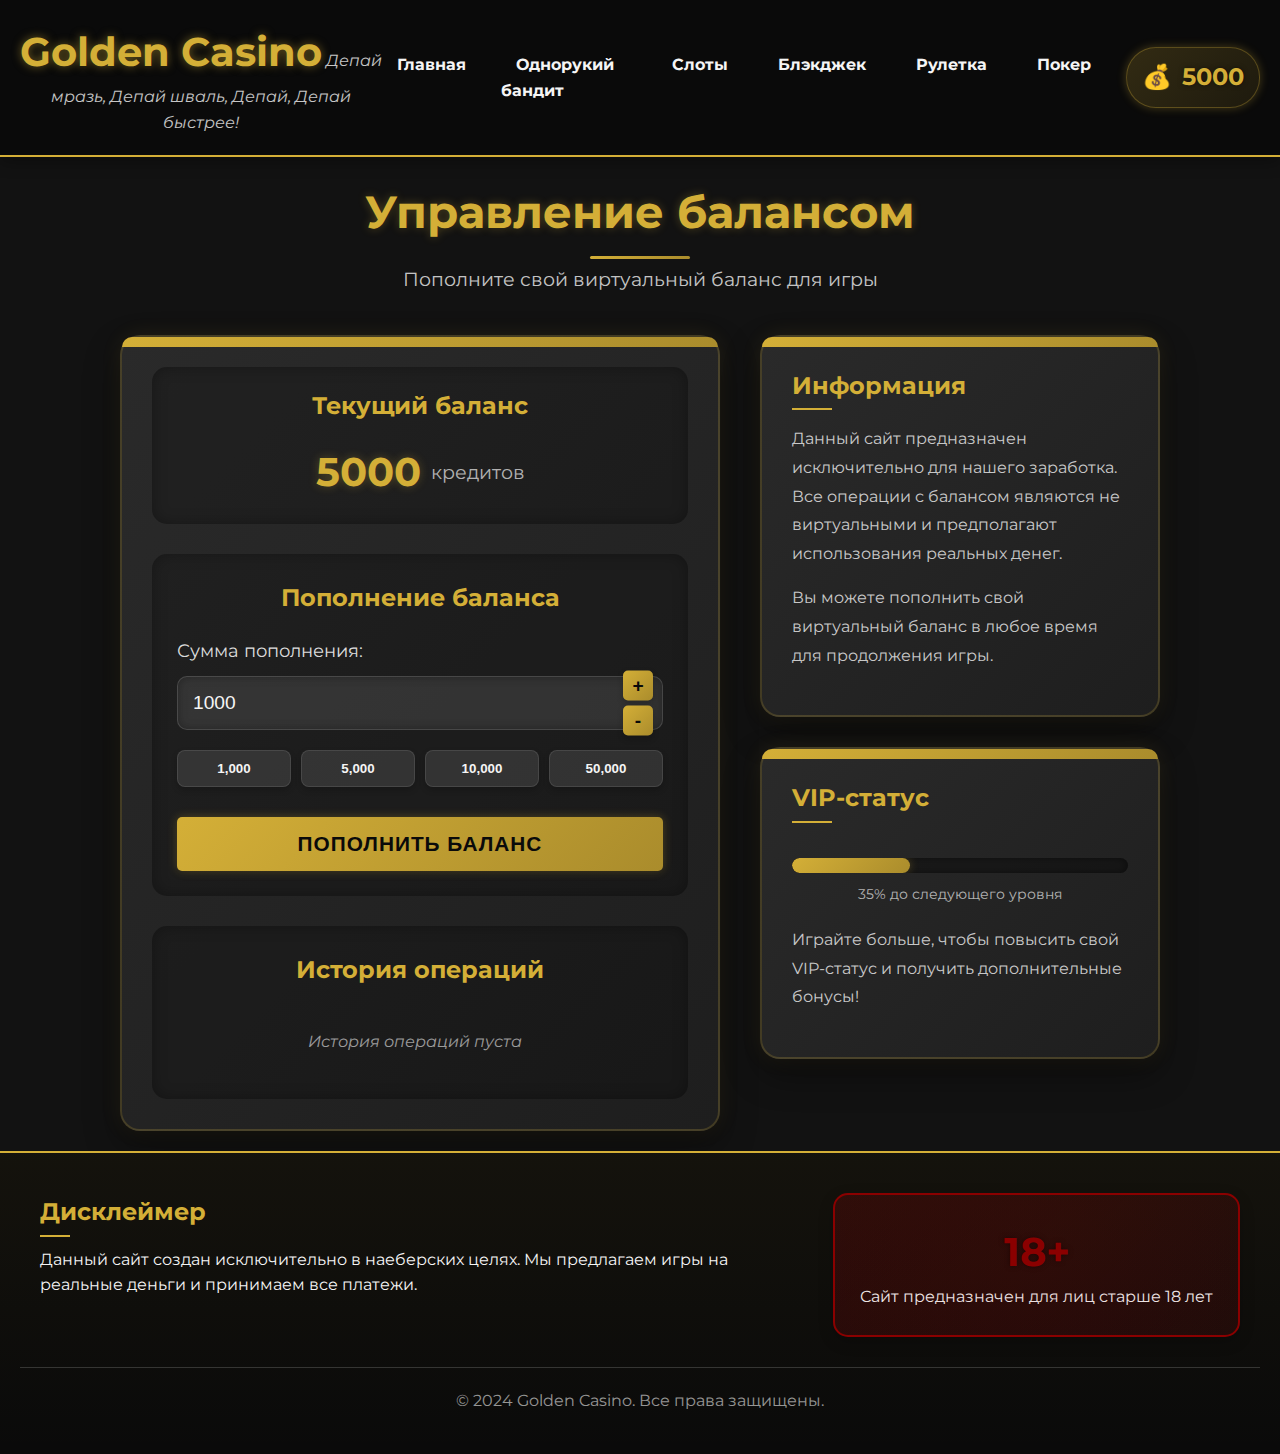
<file: balance.html>
<!DOCTYPE html>
<html lang="ru">
<head>
    <meta charset="UTF-8">
    <meta name="viewport" content="width=device-width, initial-scale=1.0">
    <title>Пополнение баланса - Golden Casino</title>
    <link rel="stylesheet" href="styles.css">
    <link rel="stylesheet" href="https://fonts.googleapis.com/css2?family=Montserrat:wght@400;500;600;700&display=swap">
</head>
<body>
    <header>
        <div class="logo">
            <h1>Golden Casino</h1>
            <span class="tagline">Депай мразь, Депай шваль, Депай, Депай быстрее!</span>
        </div>
        <nav>
            <ul>
                <li><a href="index.html">Главная</a></li>
                <li><a href="slot-machine.html">Однорукий бандит</a></li>
                <li><a href="slots.html">Слоты</a></li>
                <li><a href="blackjack.html">Блэкджек</a></li>
                <li><a href="roulette.html">Рулетка</a></li>
                <li><a href="poker.html">Покер</a></li>
            </ul>
        </nav>
        <div class="user-balance">
            <div class="balance-icon">💰</div>
            <div class="balance-amount">5000</div>
        </div>
    </header>

    <main>
        <section class="game-header">
            <h2>Управление балансом</h2>
            <p>Пополните свой виртуальный баланс для игры</p>
        </section>

        <section class="balance-management">
            <div class="balance-card">
                <div class="current-balance-display">
                    <h3>Текущий баланс</h3>
                    <div class="balance-value">
                        <span class="balance-amount balance-display">5000</span>
                        <span class="currency">кредитов</span>
                    </div>
                </div>
                
                <div class="balance-form">
                    <h3>Пополнение баланса</h3>
                    <div class="input-group">
                        <label for="amount">Сумма пополнения:</label>
                        <div class="amount-input-wrapper">
                            <input type="number" id="amount" min="100" max="100000" step="100" value="1000">
                            <div class="amount-controls">
                                <button class="amount-control" id="increaseAmount">+</button>
                                <button class="amount-control" id="decreaseAmount">-</button>
                            </div>
                        </div>
                    </div>
                    
                    <div class="quick-amounts">
                        <button class="quick-amount" data-amount="1000">1,000</button>
                        <button class="quick-amount" data-amount="5000">5,000</button>
                        <button class="quick-amount" data-amount="10000">10,000</button>
                        <button class="quick-amount" data-amount="50000">50,000</button>
                    </div>
                    
                    <button class="btn add-balance-btn" id="addBalanceBtn">Пополнить баланс</button>
                </div>
                
                <div class="balance-history">
                    <h3>История операций</h3>
                    <div class="history-list" id="balanceHistory">
                        <!-- История операций будет добавлена с помощью JavaScript -->
                    </div>
                </div>
            </div>
            
            <div class="balance-info">
                <div class="info-card">
                    <h3>Информация</h3>
                    <p>Данный сайт предназначен исключительно для нашего заработка. Все операции с балансом являются не виртуальными и предполагают использования реальных денег.</p>
                    <p>Вы можете пополнить свой виртуальный баланс в любое время для продолжения игры.</p>
                </div>
                
                <div class="vip-card">
                    <h3>VIP-статус</h3>
                    <div class="vip-progress">
                        <div class="progress-bar">
                            <div class="progress-fill" style="width: 35%;"></div>
                        </div>
                        <div class="progress-text">35% до следующего уровня</div>
                    </div>
                    <p>Играйте больше, чтобы повысить свой VIP-статус и получить дополнительные бонусы!</p>
                </div>
            </div>
        </section>
    </main>

    <footer>
        <div class="footer-content">
            <div class="disclaimer">
                <h3>Дисклеймер</h3>
                <p>Данный сайт создан исключительно в наеберских целях. Мы предлагаем игры на реальные деньги и принимаем все платежи.</p>
            </div>
            <div class="age-restriction">
                <span>18+</span>
                <p>Сайт предназначен для лиц старше 18 лет</p>
            </div>
        </div>
        <div class="copyright">
            <p>&copy; 2024 Golden Casino. Все права защищены.</p>
        </div>
    </footer>

    <script src="js/balance.js"></script>
    <script src="js/balance-page.js"></script>
</body>
</html>
</file>
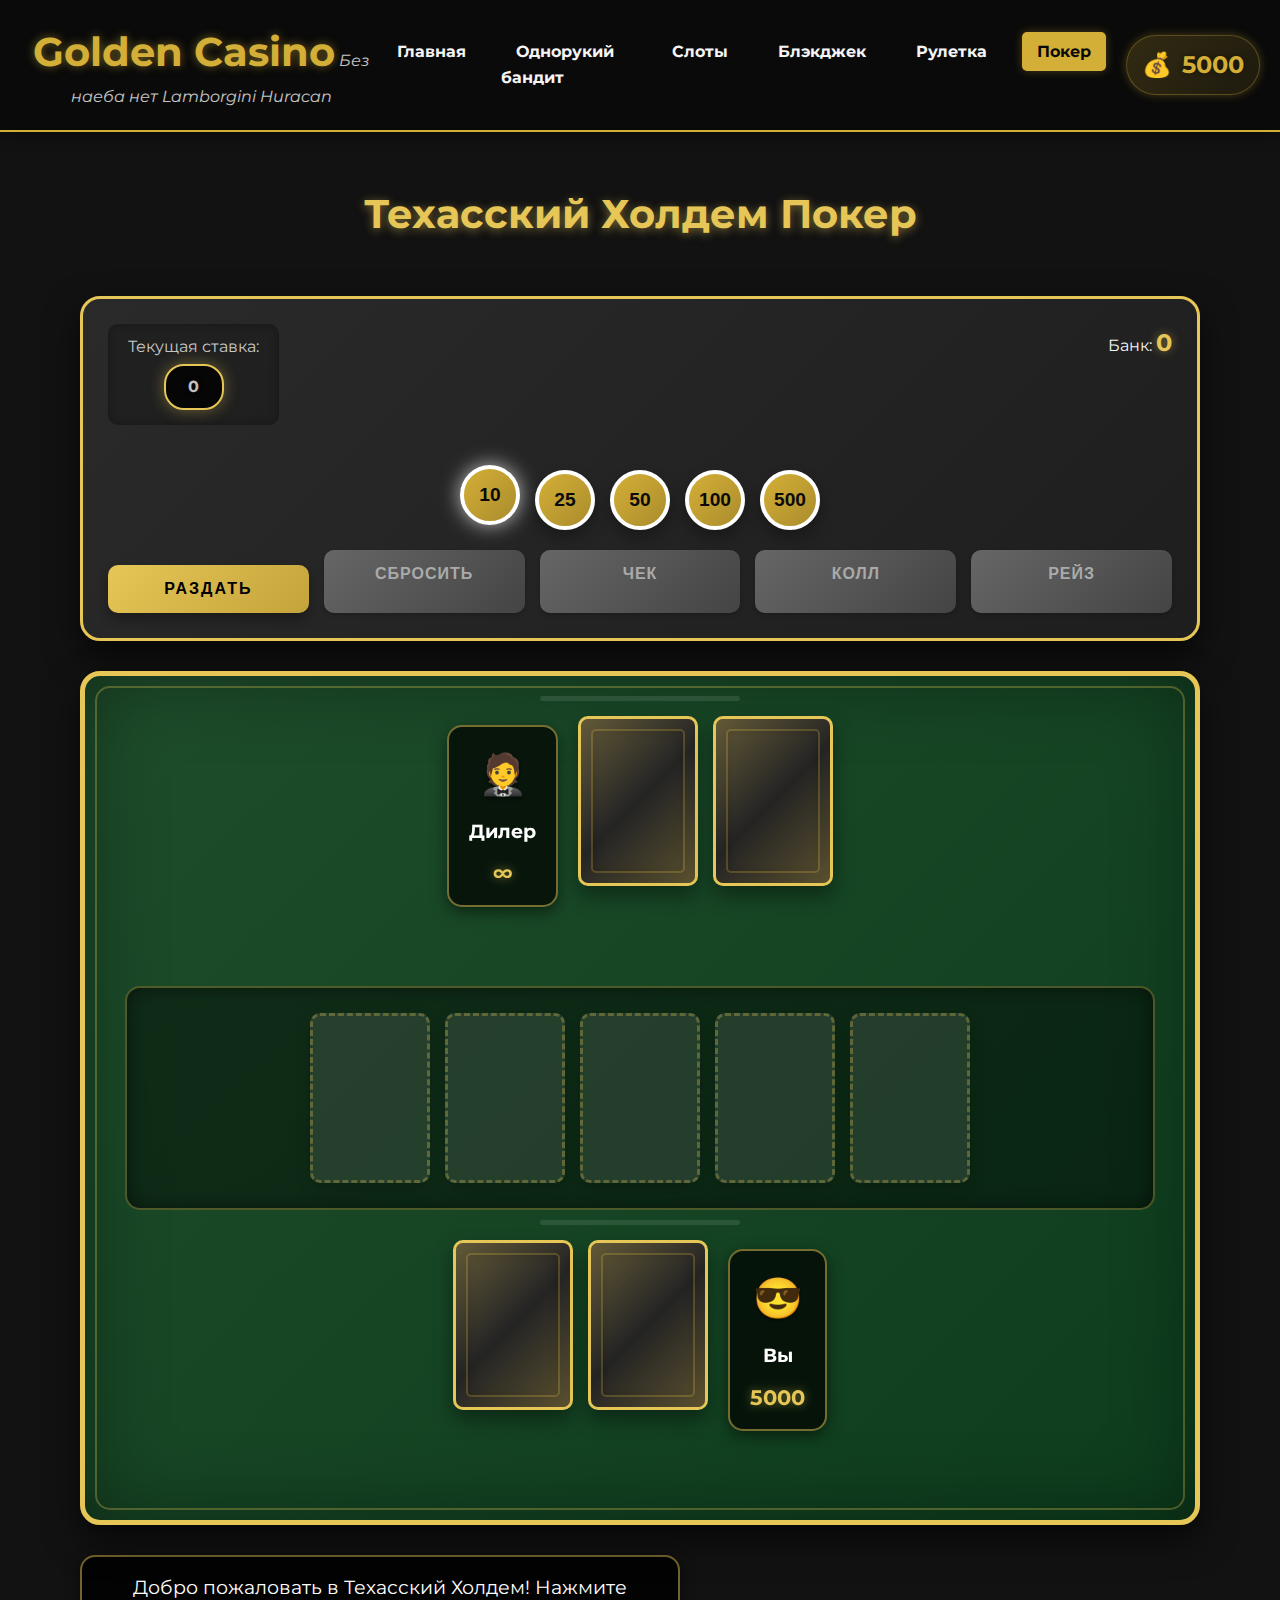
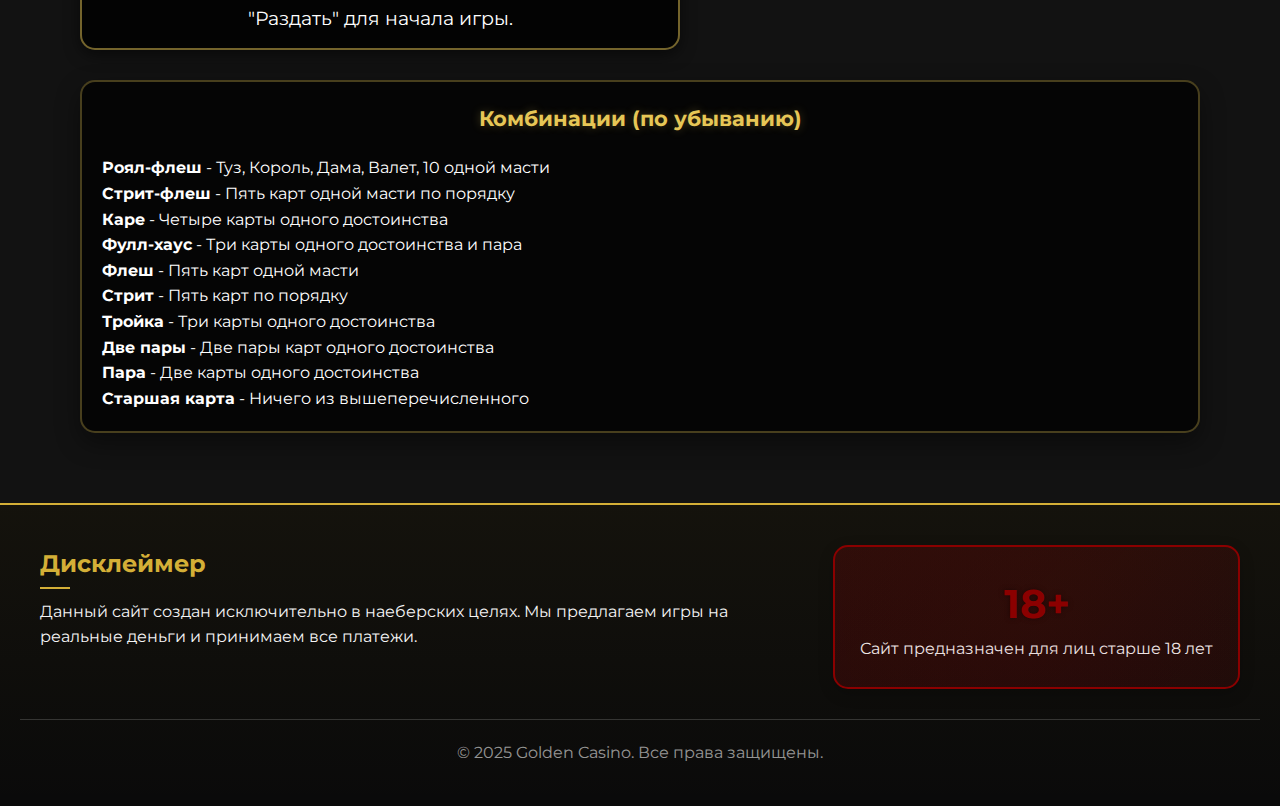
<file: poker.html>
<!DOCTYPE html>
<html lang="ru">
<head>
    <meta charset="UTF-8">
    <meta name="viewport" content="width=device-width, initial-scale=1.0">
    <title>Покер - Golden Casino</title>
    <link rel="stylesheet" href="styles.css">
    <link rel="stylesheet" href="poker.css">
    <link rel="stylesheet" href="https://fonts.googleapis.com/css2?family=Montserrat:wght@400;500;600;700&display=swap">
</head>
<body>
    <header>
        <div class="logo">
            <h1>Golden Casino</h1>
            <span class="tagline">Без наеба нет Lamborgini Huracan</span>
        </div>
        <nav>
            <ul>
                <li><a href="index.html">Главная</a></li>
                <li><a href="slot-machine.html">Однорукий бандит</a></li>
                <li><a href="slots.html">Слоты</a></li>
                <li><a href="blackjack.html">Блэкджек</a></li>
                <li><a href="roulette.html">Рулетка</a></li>
                <li><a href="poker.html" class="active">Покер</a></li>
            </ul>
        </nav>
        <div class="user-balance">
            <div class="balance-icon">💰</div>
            <div class="balance-amount">5000</div>
        </div>
    </header>

    <main>
        <div class="game-container">
            <h2>Техасский Холдем Покер</h2>
            
            <div class="poker-game">
                <div class="poker-controls">
                    <div class="bet-info">
                        <div class="current-bet">
                            <span>Текущая ставка:</span>
                            <span id="pokerBetAmount" class="bet-amount">0</span>
                        </div>
                        <div class="pot">
                            <span>Банк:</span>
                            <span id="potAmount" class="pot-amount">0</span>
                        </div>
                    </div>
                    
                    <div class="chip-selection">
                        <button class="chip-btn active" data-value="10">10</button>
                        <button class="chip-btn" data-value="25">25</button>
                        <button class="chip-btn" data-value="50">50</button>
                        <button class="chip-btn" data-value="100">100</button>
                        <button class="chip-btn" data-value="500">500</button>
                    </div>
                    
                    <div class="action-buttons">
                        <button id="dealBtn" class="btn deal-btn">Раздать</button>
                        <button id="foldBtn" class="btn fold-btn" disabled>Сбросить</button>
                        <button id="checkBtn" class="btn check-btn" disabled>Чек</button>
                        <button id="callBtn" class="btn call-btn" disabled>Колл</button>
                        <button id="raiseBtn" class="btn raise-btn" disabled>Рейз</button>
                    </div>
                </div>
                
                <div class="poker-table">
                    <div class="dealer-area">
                        <div class="dealer-info">
                            <div class="dealer-avatar">🤵</div>
                            <div class="dealer-name">Дилер</div>
                            <div class="dealer-chips">∞</div>
                        </div>
                        <div class="dealer-cards">
                            <div class="card card-back" id="dealerCard1"></div>
                            <div class="card card-back" id="dealerCard2"></div>
                        </div>
                    </div>
                    
                    <div class="community-cards">
                        <div class="card card-placeholder" id="communityCard1"></div>
                        <div class="card card-placeholder" id="communityCard2"></div>
                        <div class="card card-placeholder" id="communityCard3"></div>
                        <div class="card card-placeholder" id="communityCard4"></div>
                        <div class="card card-placeholder" id="communityCard5"></div>
                    </div>
                    
                    <div class="player-area">
                        <div class="player-cards">
                            <div class="card card-back" id="playerCard1"></div>
                            <div class="card card-back" id="playerCard2"></div>
                        </div>
                        <div class="player-info">
                            <div class="player-avatar">😎</div>
                            <div class="player-name">Вы</div>
                            <div class="player-chips" id="playerChips">5000</div>
                        </div>
                    </div>
                </div>
                
                <div class="game-message" id="gameMessage"></div>
                
                <div class="hand-ranking">
                    <h3>Комбинации (по убыванию)</h3>
                    <ul>
                        <li><strong>Роял-флеш</strong> - Туз, Король, Дама, Валет, 10 одной масти</li>
                        <li><strong>Стрит-флеш</strong> - Пять карт одной масти по порядку</li>
                        <li><strong>Каре</strong> - Четыре карты одного достоинства</li>
                        <li><strong>Фулл-хаус</strong> - Три карты одного достоинства и пара</li>
                        <li><strong>Флеш</strong> - Пять карт одной масти</li>
                        <li><strong>Стрит</strong> - Пять карт по порядку</li>
                        <li><strong>Тройка</strong> - Три карты одного достоинства</li>
                        <li><strong>Две пары</strong> - Две пары карт одного достоинства</li>
                        <li><strong>Пара</strong> - Две карты одного достоинства</li>
                        <li><strong>Старшая карта</strong> - Ничего из вышеперечисленного</li>
                    </ul>
                </div>
            </div>
        </div>
    </main>

    <footer>
        <div class="footer-content">
            <div class="disclaimer">
                <h3>Дисклеймер</h3>
                <p>Данный сайт создан исключительно в наеберских целях. Мы предлагаем игры на реальные деньги и принимаем все платежи.</p>
            </div>
            <div class="age-restriction">
                <span>18+</span>
                <p>Сайт предназначен для лиц старше 18 лет</p>
            </div>
        </div>
        <div class="copyright">
            <p>&copy; 2025 Golden Casino. Все права защищены.</p>
        </div>
    </footer>

    <script src="js/balance.js"></script>
    <script src="js/poker.js"></script>
</body>
</html>
</file>
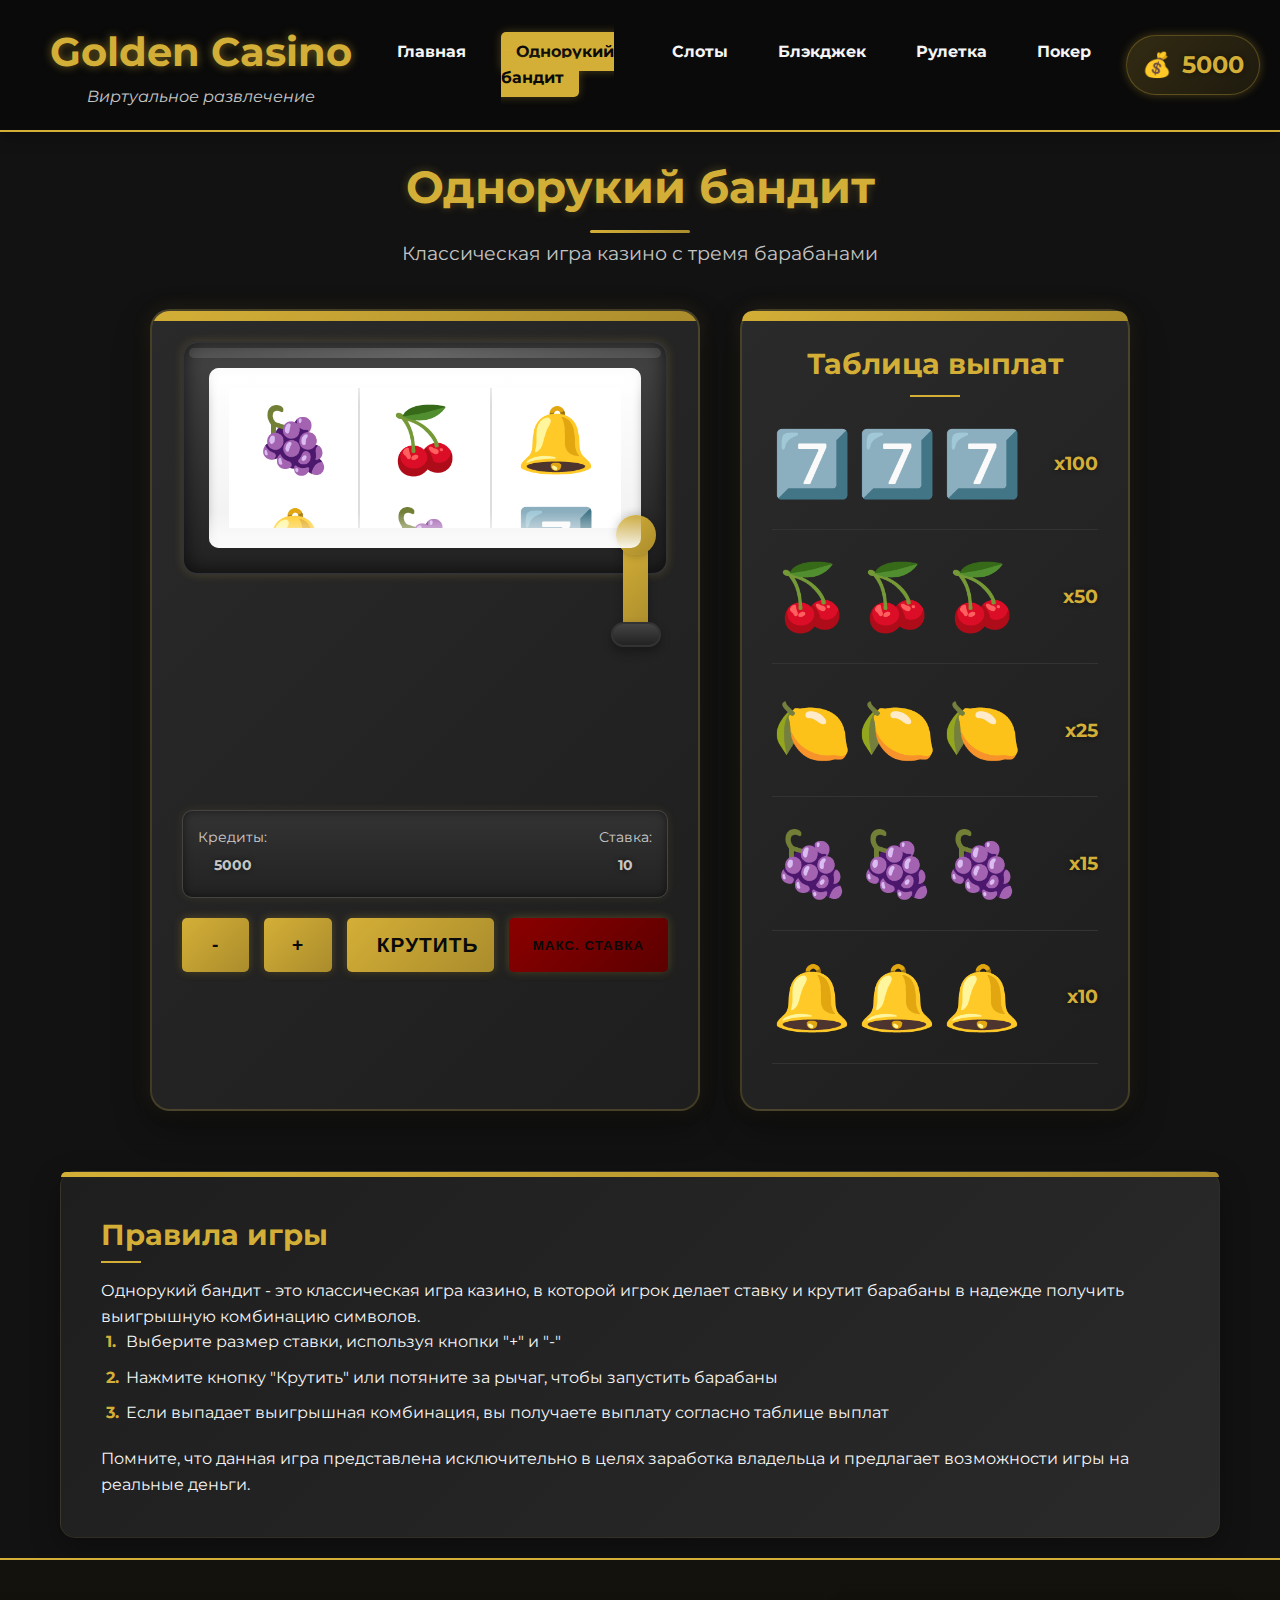
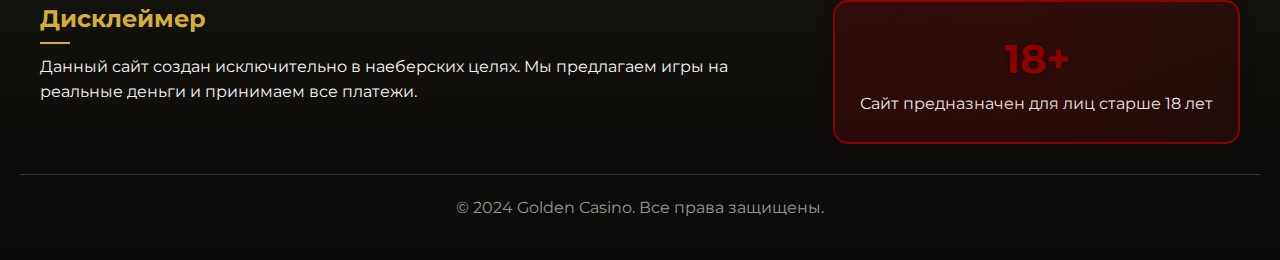
<file: slot-machine.html>
<!DOCTYPE html>
<html lang="ru">
<head>
    <meta charset="UTF-8">
    <meta name="viewport" content="width=device-width, initial-scale=1.0">
    <title>Однорукий бандит - Golden Casino</title>
    <link rel="stylesheet" href="styles.css">
    <link rel="stylesheet" href="https://fonts.googleapis.com/css2?family=Montserrat:wght@400;500;600;700&display=swap">
</head>
<body>
    <header>
        <div class="logo">
            <h1>Golden Casino</h1>
            <span class="tagline">Виртуальное развлечение</span>
        </div>
        <nav>
            <ul>
                <li><a href="index.html">Главная</a></li>
                <li><a href="slot-machine.html" class="active">Однорукий бандит</a></li>
                <li><a href="slots.html">Слоты</a></li>
                <li><a href="blackjack.html">Блэкджек</a></li>
                <li><a href="roulette.html">Рулетка</a></li>
                <li><a href="poker.html">Покер</a></li>
            </ul>
        </nav>
        <div class="user-balance">
            <div class="balance-icon">💰</div>
            <div class="balance-amount">5000</div>
        </div>
    </header>

    <main>
        <section class="game-header">
            <h2>Однорукий бандит</h2>
            <p>Классическая игра казино с тремя барабанами</p>
        </section>

        <section class="slot-machine-game">
            <div class="slot-machine">
                <div class="slot-display">
                    <div class="slot-window">
                        <div class="slot-reel" id="reel1">
                            <div class="slot-symbol">🍒</div>
                            <div class="slot-symbol">7️⃣</div>
                            <div class="slot-symbol">🍋</div>
                            <div class="slot-symbol">🍇</div>
                            <div class="slot-symbol">🔔</div>
                        </div>
                        <div class="slot-reel" id="reel2">
                            <div class="slot-symbol">7️⃣</div>
                            <div class="slot-symbol">🍋</div>
                            <div class="slot-symbol">🍇</div>
                            <div class="slot-symbol">🔔</div>
                            <div class="slot-symbol">🍒</div>
                        </div>
                        <div class="slot-reel" id="reel3">
                            <div class="slot-symbol">🍋</div>
                            <div class="slot-symbol">🍇</div>
                            <div class="slot-symbol">🔔</div>
                            <div class="slot-symbol">🍒</div>
                            <div class="slot-symbol">7️⃣</div>
                        </div>
                    </div>
                </div>
                <div class="slot-lever-container">
                    <div class="slot-lever" id="lever">
                        <div class="lever-handle"></div>
                        <div class="lever-base"></div>
                    </div>
                </div>
                <div class="win-message" id="winMessage"></div>
                <div class="slot-controls">
                    <div class="slot-info">
                        <div class="credits">
                            <span>Кредиты:</span>
                            <span class="credit-amount balance-display">1000</span>
                        </div>
                        <div class="bet">
                            <span>Ставка:</span>
                            <span class="bet-amount" id="betAmount">10</span>
                        </div>
                    </div>
                    <div class="slot-buttons">
                        <button class="btn bet-btn" id="decreaseBet">-</button>
                        <button class="btn bet-btn" id="increaseBet">+</button>
                        <button class="btn spin-btn" id="spinButton">Крутить</button>
                        <button class="btn max-bet-btn" id="maxBet">Макс. ставка</button>
                    </div>
                </div>
            </div>
            <div class="paytable">
                <h3>Таблица выплат</h3>
                <div class="paytable-row">
                    <div class="paytable-symbols">
                        <span class="slot-symbol">7️⃣</span>
                        <span class="slot-symbol">7️⃣</span>
                        <span class="slot-symbol">7️⃣</span>
                    </div>
                    <div class="paytable-payout">x100</div>
                </div>
                <div class="paytable-row">
                    <div class="paytable-symbols">
                        <span class="slot-symbol">🍒</span>
                        <span class="slot-symbol">🍒</span>
                        <span class="slot-symbol">🍒</span>
                    </div>
                    <div class="paytable-payout">x50</div>
                </div>
                <div class="paytable-row">
                    <div class="paytable-symbols">
                        <span class="slot-symbol">🍋</span>
                        <span class="slot-symbol">🍋</span>
                        <span class="slot-symbol">🍋</span>
                    </div>
                    <div class="paytable-payout">x25</div>
                </div>
                <div class="paytable-row">
                    <div class="paytable-symbols">
                        <span class="slot-symbol">🍇</span>
                        <span class="slot-symbol">🍇</span>
                        <span class="slot-symbol">🍇</span>
                    </div>
                    <div class="paytable-payout">x15</div>
                </div>
                <div class="paytable-row">
                    <div class="paytable-symbols">
                        <span class="slot-symbol">🔔</span>
                        <span class="slot-symbol">🔔</span>
                        <span class="slot-symbol">🔔</span>
                    </div>
                    <div class="paytable-payout">x10</div>
                </div>
            </div>
        </section>

        <section class="game-rules">
            <h3>Правила игры</h3>
            <p>Однорукий бандит - это классическая игра казино, в которой игрок делает ставку и крутит барабаны в надежде получить выигрышную комбинацию символов.</p>
            <ol>
                <li>Выберите размер ставки, используя кнопки "+" и "-"</li>
                <li>Нажмите кнопку "Крутить" или потяните за рычаг, чтобы запустить барабаны</li>
                <li>Если выпадает выигрышная комбинация, вы получаете выплату согласно таблице выплат</li>
            </ol>
            <p>Помните, что данная игра представлена исключительно в целях заработка владельца и предлагает возможности игры на реальные деньги.</p>
        </section>
    </main>

    <footer>
        <div class="footer-content">
            <div class="disclaimer">
                <h3>Дисклеймер</h3>
                <p>Данный сайт создан исключительно в наеберских целях. Мы предлагаем игры на реальные деньги и принимаем все платежи.</p>
            </div>
            <div class="age-restriction">
                <span>18+</span>
                <p>Сайт предназначен для лиц старше 18 лет</p>
            </div>
        </div>
        <div class="copyright">
            <p>&copy; 2024 Golden Casino. Все права защищены.</p>
        </div>
    </footer>

    <script src="js/balance.js"></script>
    <script src="js/slot-machine.js"></script>
</body>
</html>
</file>
<file: styles.css>
/* Общие стили */
:root {
    --primary-color: #d4af37;
    --primary-hover: #e5c158;
    --secondary-color: #8b0000;
    --dark-bg: #121212;
    --darker-bg: #0a0a0a;
    --light-text: #f5f5f5;
    --card-bg: #1e1e1e;
    --success-color: #4caf50;
    --error-color: #f44336;
    --win-color: #ffd700;
    --slot-gradient: linear-gradient(135deg, #2c2c2c, #1a1a1a);
    --gold-gradient: linear-gradient(135deg, #d4af37, #aa8c2c);
    --red-gradient: linear-gradient(135deg, #8b0000, #5c0000);
    --green-gradient: linear-gradient(135deg, #0a5c36, #063e24);
}

* {
    margin: 0;
    padding: 0;
    box-sizing: border-box;
}

body {
    font-family: 'Montserrat', sans-serif;
    background-color: var(--dark-bg);
    color: var(--light-text);
    line-height: 1.6;
}

a {
    text-decoration: none;
    color: var(--primary-color);
}

ul {
    list-style: none;
}

.btn {
    display: inline-block;
    background: var(--gold-gradient);
    color: var(--darker-bg);
    padding: 12px 24px;
    border: none;
    border-radius: 5px;
    font-weight: bold;
    cursor: pointer;
    transition: all 0.3s ease;
    box-shadow: 0 4px 6px rgba(0, 0, 0, 0.1), 0 0 10px rgba(212, 175, 55, 0.3);
    text-transform: uppercase;
    letter-spacing: 1px;
    position: relative;
    overflow: hidden;
}

.btn::before {
    content: '';
    position: absolute;
    top: 0;
    left: -100%;
    width: 100%;
    height: 100%;
    background: rgba(255, 255, 255, 0.2);
    transition: all 0.3s ease;
}

.btn:hover {
    transform: translateY(-2px);
    box-shadow: 0 6px 12px rgba(0, 0, 0, 0.15), 0 0 15px rgba(212, 175, 55, 0.4);
}

.btn:hover::before {
    left: 100%;
}

.btn:active {
    transform: translateY(0);
    box-shadow: 0 2px 4px rgba(0, 0, 0, 0.1);
}

.btn:disabled {
    background: linear-gradient(135deg, #666, #444);
    cursor: not-allowed;
    transform: none;
    box-shadow: none;
}

/* Анимации */
@keyframes pulse {
    0% {
        transform: scale(1);
        box-shadow: 0 0 0 0 rgba(212, 175, 55, 0.7);
    }
    70% {
        transform: scale(1.05);
        box-shadow: 0 0 0 10px rgba(212, 175, 55, 0);
    }
    100% {
        transform: scale(1);
        box-shadow: 0 0 0 0 rgba(212, 175, 55, 0);
    }
}

@keyframes spin {
    0% {
        transform: rotate(0deg);
    }
    100% {
        transform: rotate(360deg);
    }
}

@keyframes bounce {
    0%, 20%, 50%, 80%, 100% {
        transform: translateY(0);
    }
    40% {
        transform: translateY(-20px);
    }
    60% {
        transform: translateY(-10px);
    }
}

@keyframes fadeIn {
    from {
        opacity: 0;
    }
    to {
        opacity: 1;
    }
}

@keyframes slideIn {
    from {
        transform: translateY(-20px);
        opacity: 0;
    }
    to {
        transform: translateY(0);
        opacity: 1;
    }
}

@keyframes glow {
    0% {
        box-shadow: 0 0 5px var(--primary-color);
    }
    50% {
        box-shadow: 0 0 20px var(--primary-color), 0 0 30px var(--primary-color);
    }
    100% {
        box-shadow: 0 0 5px var(--primary-color);
    }
}

@keyframes slotSpin {
    0% {
        transform: translateY(0);
    }
    100% {
        transform: translateY(-1000px);
    }
}

@keyframes leverPull {
    0% {
        transform: rotate(0deg);
    }
    50% {
        transform: rotate(30deg);
    }
    100% {
        transform: rotate(0deg);
    }
}

@keyframes coinDrop {
    0% {
        transform: translateY(-50px) rotate(0deg);
        opacity: 0;
    }
    50% {
        opacity: 1;
    }
    100% {
        transform: translateY(100px) rotate(360deg);
        opacity: 0;
    }
}

@keyframes jackpot {
    0%, 100% {
        transform: scale(1);
    }
    50% {
        transform: scale(1.2);
    }
}

@keyframes wheelSpin {
    0% {
        transform: rotate(0deg);
    }
    100% {
        transform: rotate(3600deg);
    }
}

@keyframes ballBounce {
    0%, 100% {
        transform: translateY(0) scale(1);
    }
    50% {
        transform: translateY(-20px) scale(0.8);
    }
}

@keyframes cardFlip {
    0% {
        transform: rotateY(0deg);
    }
    100% {
        transform: rotateY(180deg);
    }
}

@keyframes successPulse {
    0% {
        background-position: 0% 50%;
    }
    50% {
        background-position: 100% 50%;
    }
    100% {
        background-position: 0% 50%;
    }
}

.pulse-animation {
    animation: pulse 2s infinite;
}

.spin-animation {
    animation: spin 5s linear infinite;
}

.bounce-animation {
    animation: bounce 2s;
}

.fade-in {
    animation: fadeIn 0.5s ease-in;
}

.slide-in {
    animation: slideIn 0.5s ease-out;
}

.glow-animation {
    animation: glow 2s infinite;
}

.success-animation {
    background: linear-gradient(270deg, var(--primary-color), var(--success-color), var(--primary-color));
    background-size: 200% 200%;
    animation: successPulse 1s ease infinite;
}

/* Заголовок */
header {
    background-color: var(--darker-bg);
    padding: 20px;
    border-bottom: 2px solid var(--primary-color);
    display: flex;
    flex-wrap: wrap;
    justify-content: space-between;
    align-items: center;
    position: relative;
    box-shadow: 0 5px 15px rgba(0, 0, 0, 0.3);
}

.logo {
    text-align: center;
    flex: 1;
}

.logo h1 {
    color: var(--primary-color);
    font-size: 2.5rem;
    text-shadow: 0 0 10px rgba(212, 175, 55, 0.5);
    position: relative;
    display: inline-block;
}

.logo h1::after {
    content: '';
    position: absolute;
    bottom: -5px;
    left: 0;
    width: 100%;
    height: 2px;
    background: var(--gold-gradient);
    transform: scaleX(0);
    transform-origin: right;
    transition: transform 0.3s ease;
}

.logo:hover h1::after {
    transform: scaleX(1);
    transform-origin: left;
}

.tagline {
    color: var(--light-text);
    font-style: italic;
    opacity: 0.8;
}

nav {
    flex: 2;
}

nav ul {
    display: flex;
    justify-content: center;
    gap: 20px;
}

nav a {
    color: var(--light-text);
    font-weight: bold;
    padding: 10px 15px;
    border-radius: 5px;
    transition: all 0.3s ease;
    position: relative;
    overflow: hidden;
}

nav a::before {
    content: '';
    position: absolute;
    bottom: 0;
    left: 0;
    width: 100%;
    height: 2px;
    background-color: var(--primary-color);
    transform: scaleX(0);
    transform-origin: right;
    transition: transform 0.3s ease;
}

nav a:hover::before {
    transform: scaleX(1);
    transform-origin: left;
}

nav a:hover, nav a.active {
    background-color: var(--primary-color);
    color: var(--darker-bg);
    box-shadow: 0 0 10px rgba(212, 175, 55, 0.3);
}

.user-balance {
    display: flex;
    align-items: center;
    background: linear-gradient(135deg, rgba(212, 175, 55, 0.2), rgba(212, 175, 55, 0.1));
    padding: 10px 15px;
    border-radius: 30px;
    margin-left: 20px;
    box-shadow: 0 0 10px rgba(212, 175, 55, 0.3);
    cursor: pointer;
    transition: all 0.3s ease;
    border: 1px solid rgba(212, 175, 55, 0.3);
    animation: pulse 2s infinite;
}

.user-balance:hover {
    transform: translateY(-2px);
    box-shadow: 0 0 15px rgba(212, 175, 55, 0.5);
    background: linear-gradient(135deg, rgba(212, 175, 55, 0.3), rgba(212, 175, 55, 0.2));
    
}

.balance-icon {
    font-size: 1.5rem;
    margin-right: 10px;
    
}

.balance-amount {
    font-weight: bold;
    font-size: 1.2rem;
    color: var(--primary-color);
    text-shadow: 0 0 5px rgba(0, 0, 0, 0.5);
}

/* Основное содержимое */
main {
    padding: 20px;
    max-width: 1200px;
    margin: 0 auto;
}

.hero {
    background-image: linear-gradient(rgba(0, 0, 0, 0.7), rgba(0, 0, 0, 0.7)), url('/placeholder.svg?height=600&width=1200');
    background-size: cover;
    background-position: center;
    height: 500px;
    display: flex;
    align-items: center;
    justify-content: center;
    text-align: center;
    margin-bottom: 40px;
    border-radius: 10px;
    overflow: hidden;
    box-shadow: 0 10px 30px rgba(0, 0, 0, 0.5);
    position: relative;
}

.hero::before {
    content: '';
    position: absolute;
    top: 0;
    left: 0;
    width: 100%;
    height: 100%;
    background: linear-gradient(45deg, rgba(139, 0, 0, 0.3), transparent, rgba(212, 175, 55, 0.3));
    animation: backgroundShift 10s ease infinite;
    background-size: 200% 200%;
}

@keyframes backgroundShift {
    0% {
        background-position: 0% 50%;
    }
    50% {
        background-position: 100% 50%;
    }
    100% {
        background-position: 0% 50%;
    }
}

.hero-content {
    max-width: 800px;
    padding: 20px;
    animation: fadeIn 1s ease-in;
    position: relative;
    z-index: 1;
}

.hero h2 {
    font-size: 2.5rem;
    margin-bottom: 20px;
    color: var(--primary-color);
    text-shadow: 0 0 10px rgba(0, 0, 0, 0.5);
}

.hero p {
    font-size: 1.2rem;
    margin-bottom: 30px;
    text-shadow: 0 0 5px rgba(0, 0, 0, 0.5);
}

/* Секция игр */
.games-section {
    margin-bottom: 40px;
}

.games-section h2 {
    text-align: center;
    margin-bottom: 30px;
    color: var(--primary-color);
    position: relative;
    display: inline-block;
    left: 50%;
    transform: translateX(-50%);
    font-size: 2.2rem;
    text-shadow: 0 0 10px rgba(212, 175, 55, 0.3);
}

.games-section h2::after {
    content: '';
    display: block;
    width: 50px;
    height: 3px;
    background: var(--gold-gradient);
    margin: 10px auto 0;
    border-radius: 3px;
    box-shadow: 0 0 10px rgba(212, 175, 55, 0.5);
}

.games-grid {
    display: grid;
    grid-template-columns: repeat(auto-fit, minmax(250px, 1fr));
    gap: 30px;
}

.game-card {
    background: linear-gradient(135deg, #1e1e1e, #2a2a2a);
    border-radius: 15px;
    overflow: hidden;
    transition: all 0.4s cubic-bezier(0.175, 0.885, 0.32, 1.275);
    box-shadow: 0 10px 20px rgba(0, 0, 0, 0.3);
    position: relative;
    border: 1px solid rgba(212, 175, 55, 0.1);
}

.game-card::before {
    content: '';
    position: absolute;
    top: 0;
    left: 0;
    width: 100%;
    height: 100%;
    background: linear-gradient(135deg, rgba(212, 175, 55, 0.1), transparent);
    opacity: 0;
    transition: opacity 0.3s ease;
}

.game-card:hover {
    transform: translateY(-15px) scale(1.03);
    box-shadow: 0 20px 40px rgba(0, 0, 0, 0.4), 0 0 20px rgba(212, 175, 55, 0.2);
}

.game-card:hover::before {
    opacity: 1;
}

.hover-effect {
    transform: translateY(-15px) scale(1.03);
    box-shadow: 0 20px 40px rgba(0, 0, 0, 0.4), 0 0 20px rgba(212, 175, 55, 0.2);
}

.hover-effect::before {
    opacity: 1;
}

.game-image {
    height: 200px;
    background-size: cover;
    background-position: center;
    transition: all 0.5s ease;
    position: relative;
    overflow: hidden;
}

.game-image::after {
    content: '';
    position: absolute;
    top: 0;
    left: 0;
    width: 100%;
    height: 100%;
    background: linear-gradient(to bottom, transparent 70%, rgba(0, 0, 0, 0.7));
}

.game-card:hover .game-image {
    transform: scale(1.1);
}

.slot-machine-img {
    background-image: url('slot-machine.png');
}

.slots-img {
    background-image: url('slots.png');
}

.blackjack-img {
    background-image: url('blackjack.png');
}

.roulette-img {
    background-image: url('roullete.png');
}

.poker-img {
    background-image: url('poker.png');
}

.game-card h3 {
    padding: 20px 15px 10px;
    color: var(--primary-color);
    font-size: 1.4rem;
    position: relative;
}

.game-card h3::after {
    content: '';
    position: absolute;
    bottom: 0;
    left: 15px;
    width: 30px;
    height: 2px;
    background-color: var(--primary-color);
    transition: width 0.3s ease;
}

.game-card:hover h3::after {
    width: calc(100% - 30px);
}

.game-card p {
    padding: 10px 15px 20px;
    color: rgba(245, 245, 245, 0.8);
}

.game-card .btn {
    margin: 0 15px 20px;
    width: calc(100% - 30px);
    text-align: center;
}

/* О проекте */
.about-section {
    background: linear-gradient(135deg, #1e1e1e, #2a2a2a);
    padding: 40px;
    border-radius: 15px;
    margin-bottom: 40px;
    box-shadow: 0 10px 30px rgba(0, 0, 0, 0.3);
    border: 1px solid rgba(212, 175, 55, 0.1);
    position: relative;
    overflow: hidden;
}

.about-section::before {
    content: '';
    position: absolute;
    top: 0;
    left: 0;
    width: 100%;
    height: 5px;
    background: var(--gold-gradient);
}

.about-section h2 {
    color: var(--primary-color);
    margin-bottom: 20px;
    font-size: 2rem;
    position: relative;
    display: inline-block;
}

.about-section h2::after {
    content: '';
    position: absolute;
    bottom: -5px;
    left: 0;
    width: 50px;
    height: 2px;
    background-color: var(--primary-color);
}

.about-section p {
    margin-bottom: 15px;
    line-height: 1.8;
}

/* Подвал */
footer {
    background-color: var(--darker-bg);
    padding: 40px 20px;
    border-top: 2px solid var(--primary-color);
    position: relative;
}

footer::before {
    content: '';
    position: absolute;
    top: 0;
    left: 0;
    width: 100%;
    height: 100%;
    background: linear-gradient(to bottom, rgba(212, 175, 55, 0.05), transparent);
    pointer-events: none;
}

.footer-content {
    display: flex;
    justify-content: space-between;
    max-width: 1200px;
    margin: 0 auto;
    flex-wrap: wrap;
    gap: 30px;
    position: relative;
}

.disclaimer {
    flex: 1;
    min-width: 300px;
}

.disclaimer h3 {
    color: var(--primary-color);
    margin-bottom: 15px;
    font-size: 1.5rem;
    position: relative;
    display: inline-block;
}

.disclaimer h3::after {
    content: '';
    position: absolute;
    bottom: -5px;
    left: 0;
    width: 30px;
    height: 2px;
    background-color: var(--primary-color);
}

.age-restriction {
    text-align: center;
    padding: 25px;
    border: 2px solid var(--secondary-color);
    border-radius: 15px;
    background: linear-gradient(135deg, rgba(139, 0, 0, 0.2), rgba(139, 0, 0, 0.1));
    box-shadow: 0 5px 15px rgba(0, 0, 0, 0.2);
    position: relative;
    overflow: hidden;
}

.age-restriction::before {
    content: '';
    position: absolute;
    top: -50%;
    left: -50%;
    width: 200%;
    height: 200%;
    background: radial-gradient(circle, rgba(139, 0, 0, 0.1), transparent);
    animation: pulse 3s infinite;
    pointer-events: none;
}

.age-restriction span {
    font-size: 2.5rem;
    font-weight: bold;
    color: var(--secondary-color);
    text-shadow: 0 0 5px rgba(0, 0, 0, 0.5);
}

.copyright {
    text-align: center;
    margin-top: 30px;
    padding-top: 20px;
    border-top: 1px solid #333;
    color: rgba(245, 245, 245, 0.6);
}

/* Заголовок игры */
.game-header {
    text-align: center;
    margin-bottom: 40px;
    animation: slideIn 0.5s ease-out;
}

.game-header h2 {
    color: var(--primary-color);
    font-size: 2.8rem;
    margin-bottom: 15px;
    text-shadow: 0 0 10px rgba(212, 175, 55, 0.3);
    position: relative;
    display: inline-block;
}

.game-header h2::after {
    content: '';
    position: absolute;
    bottom: -10px;
    left: 50%;
    transform: translateX(-50%);
    width: 100px;
    height: 3px;
    background: var(--gold-gradient);
    border-radius: 3px;
}

.game-header p {
    font-size: 1.2rem;
    color: rgba(245, 245, 245, 0.8);
    max-width: 600px;
    margin: 0 auto;
}

/* Правила игры */
.game-rules {
    background: linear-gradient(135deg, #1e1e1e, #2a2a2a);
    padding: 40px;
    border-radius: 15px;
    margin-top: 60px;
    box-shadow: 0 10px 30px rgba(0, 0, 0, 0.3);
    border: 1px solid rgba(212, 175, 55, 0.1);
    position: relative;
}

.game-rules::before {
    content: '';
    position: absolute;
    top: 0;
    left: 0;
    width: 100%;
    height: 5px;
    background: var(--gold-gradient);
    border-radius: 5px 5px 0 0;
}

.game-rules h3 {
    color: var(--primary-color);
    margin-bottom: 20px;
    font-size: 1.8rem;
    position: relative;
    display: inline-block;
}

.game-rules h3::after {
    content: '';
    position: absolute;
    bottom: -5px;
    left: 0;
    width: 40px;
    height: 2px;
    background-color: var(--primary-color);
}

.game-rules h4 {
    margin: 20px 0 15px;
    color: var(--primary-color);
    font-size: 1.3rem;
}

.game-rules ul, .game-rules ol {
    margin-left: 25px;
    margin-bottom: 20px;
}

.game-rules li {
    margin-bottom: 10px;
    position: relative;
}

.game-rules ul li::before {
    content: '•';
    color: var(--primary-color);
    font-weight: bold;
    position: absolute;
    left: -15px;
}

.game-rules ol {
    counter-reset: item;
    list-style-type: none;
}

.game-rules ol li {
    counter-increment: item;
}

.game-rules ol li::before {
    content: counter(item) ".";
    color: var(--primary-color);
    font-weight: bold;
    position: absolute;
    left: -20px;
}

/* Сообщение о выигрыше */
.win-message {
    text-align: center;
    font-size: 1.8rem;
    font-weight: bold;
    color: var(--win-color);
    margin: 15px 0;
    height: 40px;
    opacity: 0;
    transition: opacity 0.3s ease;
    text-shadow: 0 0 10px rgba(255, 215, 0, 0.5);
}

.win-message.show {
    opacity: 1;
    animation: bounce 1s;
}

/* Однорукий бандит */
.slot-machine-game {
    display: flex;
    flex-wrap: wrap;
    gap: 40px;
    justify-content: center;
}

.slot-machine {
    background: linear-gradient(135deg, #2a2a2a, #1e1e1e);
    border-radius: 20px;
    padding: 30px;
    box-shadow: 0 15px 35px rgba(0, 0, 0, 0.4), 0 0 20px rgba(212, 175, 55, 0.1);
    max-width: 550px;
    width: 100%;
    border: 2px solid rgba(212, 175, 55, 0.2);
    position: relative;
    overflow: hidden;
}

.slot-machine::before {
    content: '';
    position: absolute;
    top: 0;
    left: 0;
    width: 100%;
    height: 10px;
    background: var(--gold-gradient);
}

.slot-display {
    background: linear-gradient(to bottom, #444, #222);
    border-radius: 15px;
    padding: 25px;
    margin-bottom: 30px;
    box-shadow: inset 0 0 20px rgba(0, 0, 0, 0.7), 0 0 10px rgba(212, 175, 55, 0.2);
    border: 2px solid #333;
    position: relative;
}

.slot-display::before {
    content: '';
    position: absolute;
    top: 5px;
    left: 5px;
    right: 5px;
    height: 10px;
    background: linear-gradient(to right, rgba(255, 255, 255, 0.1), rgba(255, 255, 255, 0.2), rgba(255, 255, 255, 0.1));
    border-radius: 5px;
    pointer-events: none;
}

.slot-window {
    display: flex;
    justify-content: space-between;
    background: linear-gradient(to bottom, #fff, #f0f0f0);
    padding: 20px;
    border-radius: 10px;
    height: 180px;
    overflow: hidden;
    position: relative;
    box-shadow: inset 0 0 10px rgba(0, 0, 0, 0.2);
}

.slot-window::after {
    content: '';
    position: absolute;
    top: 0;
    left: 0;
    width: 100%;
    height: 100%;
    background: linear-gradient(to bottom, 
        rgba(255, 255, 255, 0.9) 0%, 
        rgba(255, 255, 255, 0) 20%, 
        rgba(255, 255, 255, 0) 80%, 
        rgba(255, 255, 255, 0.9) 100%);
    pointer-events: none;
    z-index: 10;
}

.slot-reel {
    flex: 1;
    display: flex;
    flex-direction: column;
    align-items: center;
    border-right: 2px solid #ddd;
    height: 100%;
    overflow: hidden;
    position: relative;
    background: white;
}

.slot-reel:last-child {
    border-right: none;
}

.slot-reel.spinning .slot-symbol {
    animation: slotSpin 0.1s linear infinite;
}

.slot-symbol {
    font-size: 4rem;
    text-align: center;
    width: 100%;
    height: 100%;
    display: flex;
    align-items: center;
    justify-content: center;
    transition: transform 0.3s ease;
}

.slot-symbol.highlight {
    animation: jackpot 0.5s ease infinite;
}

.slot-lever-container {
    position: relative;
    height: 120px;
    margin-bottom: 30px;
}

.slot-lever {
    position: absolute;
    right: 20px;
    top: -70px;
    cursor: pointer;
    transition: transform 0.3s ease;
    z-index: 5;
}

.slot-lever:hover {
    transform: scale(1.1);
}

.slot-lever.pulled {
    animation: leverPull 1s ease;
}

.lever-handle {
    width: 25px;
    height: 100px;
    background: var(--gold-gradient);
    border-radius: 15px;
    position: relative;
    transition: all 0.3s ease;
    box-shadow: 0 0 10px rgba(0, 0, 0, 0.3);
}

.slot-lever:hover .lever-handle {
    background: linear-gradient(135deg, #e5c158, #d4af37);
    box-shadow: 0 0 15px rgba(212, 175, 55, 0.5);
}

.lever-handle::after {
    content: '';
    position: absolute;
    width: 40px;
    height: 40px;
    background: var(--gold-gradient);
    border-radius: 50%;
    top: -20px;
    left: -7.5px;
    transition: all 0.3s ease;
    box-shadow: 0 0 10px rgba(0, 0, 0, 0.3);
}

.slot-lever:hover .lever-handle::after {
    background: linear-gradient(135deg, #e5c158, #d4af37);
    box-shadow: 0 0 15px rgba(212, 175, 55, 0.5);
}

.lever-base {
    width: 50px;
    height: 25px;
    background: linear-gradient(to bottom, #444, #222);
    border-radius: 15px;
    position: absolute;
    bottom: -12.5px;
    left: -12.5px;
    box-shadow: 0 5px 10px rgba(0, 0, 0, 0.3);
    border: 2px solid #333;
}

.slot-controls {
    display: flex;
    flex-direction: column;
    gap: 20px;
}

.slot-info {
    display: flex;
    justify-content: space-between;
    background: linear-gradient(to bottom, #333, #222);
    padding: 15px;
    border-radius: 10px;
    box-shadow: inset 0 0 10px rgba(0, 0, 0, 0.5), 0 0 10px rgba(212, 175, 55, 0.1);
    border: 1px solid #444;
}

.credits, .bet, .lines {
    display: flex;
    flex-direction: column;
    align-items: center;
}

.credits span, .bet span, .lines span {
    color: rgba(245, 245, 245, 0.8);
    margin-bottom: 5px;
    font-size: 0.9rem;
}

.credit-amount, .bet-amount, .lines-amount {
    font-size: 1.4rem;
    font-weight: bold;
    color: var(--primary-color);
    text-shadow: 0 0 5px rgba(0, 0, 0, 0.5);
}

.slot-buttons {
    display: flex;
    justify-content: space-between;
    gap: 15px;
}

.bet-btn, .lines-btn {
    flex: 1;
    padding: 12px;
    font-size: 1.2rem;
    font-weight: bold;
}

.spin-btn {
    flex: 2;
    font-size: 1.2rem;
    background: var(--gold-gradient);
    position: relative;
    overflow: hidden;
}

.spin-btn::before {
    content: '';
    position: absolute;
    top: -50%;
    left: -50%;
    width: 200%;
    height: 200%;
    background: radial-gradient(circle, rgba(255, 255, 255, 0.3), transparent);
    transform: scale(0);
    transition: transform 0.5s ease-out;
}

.spin-btn:hover::before {
    transform: scale(1);
}

.max-bet-btn {
    background: var(--red-gradient);
}

.paytable {
    background: linear-gradient(135deg, #2a2a2a, #1e1e1e);
    border-radius: 20px;
    padding: 30px;
    box-shadow: 0 15px 35px rgba(0, 0, 0, 0.4), 0 0 20px rgba(212, 175, 55, 0.1);
    max-width: 390px;
    width: 100%;
    border: 2px solid rgba(212, 175, 55, 0.2);
    position: relative;
}

.paytable::before {
    content: '';
    position: absolute;
    top: 0;
    left: 0;
    width: 100%;
    height: 10px;
    background: var(--gold-gradient);
    border-radius: 18px 18px 0 0;
}

.paytable h3 {
    color: var(--primary-color);
    margin-bottom: 25px;
    text-align: center;
    font-size: 1.8rem;
    position: relative;
}

.paytable h3::after {
    content: '';
    position: absolute;
    bottom: -10px;
    left: 50%;
    transform: translateX(-50%);
    width: 50px;
    height: 2px;
    background-color: var(--primary-color);
}

.paytable-row {
    display: flex;
    justify-content: space-between;
    align-items: center;
    margin-bottom: 15px;
    padding-bottom: 15px;
    border-bottom: 1px solid #333;
    transition: all 0.3s ease;
}

.paytable-row:hover {
    transform: translateX(0px);
    background: rgba(212, 175, 55, 0.05);
    padding: 5px;
    border-radius: 5px;
}

.paytable-symbols {
    display: flex;
    gap: 5px;
}

.paytable-payout {
    font-weight: bold;
    color: var(--primary-color);
    font-size: 1.2rem;
    text-shadow: 0 0 5px rgba(0, 0, 0, 0.5);
}

/* Слоты */
.slots-game {
    display: flex;
    flex-direction: column;
    align-items: center;
    gap: 40px;
}

.video-slot {
    background: linear-gradient(135deg, #2a2a2a, #1e1e1e);
    border-radius: 20px;
    padding: 30px;
    box-shadow: 0 15px 35px rgba(0, 0, 0, 0.4), 0 0 20px rgba(212, 175, 55, 0.1);
    max-width: 850px;
    width: 100%;
    border: 2px solid rgba(212, 175, 55, 0.2);
    position: relative;
}

.video-slot::before {
    content: '';
    position: absolute;
    top: 0;
    left: 0;
    width: 100%;
    height: 10px;
    background: var(--gold-gradient);
    border-radius: 18px 18px 0 0;
}

.slot-theme-selector {
    display: flex;
    justify-content: center;
    gap: 15px;
    margin-bottom: 30px;
}

.theme-btn {
    padding: 10px 20px;
    background: linear-gradient(to bottom, #444, #333);
    border: none;
    border-radius: 30px;
    color: var(--light-text);
    cursor: pointer;
    transition: all 0.3s ease;
    font-weight: bold;
    box-shadow: 0 5px 10px rgba(0, 0, 0, 0.2);
    position: relative;
    overflow: hidden;
}

.theme-btn::before {
    content: '';
    position: absolute;
    top: -50%;
    left: -50%;
    width: 200%;
    height: 200%;
    background: radial-gradient(circle, rgba(255, 255, 255, 0.2), transparent);
    transform: scale(0);
    transition: transform 0.5s ease-out;
}

.theme-btn:hover {
    background: linear-gradient(to bottom, #555, #444);
    transform: translateY(-3px);
    box-shadow: 0 8px 15px rgba(0, 0, 0, 0.3);
}

.theme-btn:hover::before {
    transform: scale(1);
}

.theme-btn.active {
    background: var(--gold-gradient);
    color: var(--darker-bg);
    box-shadow: 0 0 15px rgba(212, 175, 55, 0.3);
}

.slot-screen {
    background: linear-gradient(to bottom, #444, #222);
    border-radius: 15px;
    padding: 25px;
    margin-bottom: 30px;
    position: relative;
    height: 350px;
    box-shadow: inset 0 0 20px rgba(0, 0, 0, 0.7), 0 0 15px rgba(212, 175, 55, 0.2);
    transition: all 0.5s ease;
    border: 2px solid #333;
    overflow: hidden;
}

.slot-screen::before {
    content: '';
    position: absolute;
    top: 5px;
    left: 5px;
    right: 5px;
    height: 10px;
    background: linear-gradient(to right, rgba(255, 255, 255, 0.1), rgba(255, 255, 255, 0.2), rgba(255, 255, 255, 0.1));
    border-radius: 5px;
    pointer-events: none;
    z-index: 10;
}

.egypt-theme {
    background-image: linear-gradient(rgba(0, 0, 0, 0.7), rgba(0, 0, 0, 0.7)), url('/placeholder.svg?height=350&width=800');
    background-size: cover;
    background-position: center;
}

.fruits-theme {
    background-image: linear-gradient(rgba(0, 0, 0, 0.7), rgba(0, 0, 0, 0.7)), url('/placeholder.svg?height=350&width=800');
    background-size: cover;
    background-position: center;
}

.space-theme {
    background-image: linear-gradient(rgba(0, 0, 0, 0.7), rgba(0, 0, 0, 0.7)), url('/placeholder.svg?height=350&width=800');
    background-size: cover;
    background-position: center;
}

.slot-grid {
    display: flex;
    flex-direction: column;
    gap: 15px;
    height: 100%;
    position: relative;
    z-index: 5;
}

.slot-row {
    display: flex;
    justify-content: space-between;
    height: 33.33%;
}

.slot-cell {
    flex: 1;
    display: flex;
    align-items: center;
    justify-content: center;
    background-color: rgba(255, 255, 255, 0.1);
    border-radius: 10px;
    margin: 0 8px;
    font-size: 3rem;
    transition: all 0.3s ease;
    box-shadow: inset 0 0 10px rgba(0, 0, 0, 0.3);
    position: relative;
    overflow: hidden;
}

.slot-cell::before {
    content: '';
    position: absolute;
    top: -50%;
    left: -50%;
    width: 200%;
    height: 200%;
    background: radial-gradient(circle, rgba(255, 255, 255, 0.1), transparent);
    opacity: 0;
    transition: opacity 0.3s ease;
}

.slot-cell:hover::before {
    opacity: 1;
}

.slot-cell.highlight {
    background-color: rgba(212, 175, 55, 0.3);
    box-shadow: 0 0 15px var(--primary-color), inset 0 0 15px var(--primary-color);
    transform: scale(1.05);
    z-index: 10;
}

.slot-cell.spinning {
    animation: slotSpin 0.1s linear infinite;
}

.paylines {
    position: absolute;
    top: 0;
    left: 0;
    width: 100%;
    height: 100%;
    pointer-events: none;
    z-index: 20;
}

.payline {
    position: absolute;
    height: 5px;
    background: linear-gradient(to right, transparent, var(--primary-color), transparent);
    width: 100%;
    opacity: 0;
    transition: opacity 0.3s ease;
    box-shadow: 0 0 10px var(--primary-color);
    border-radius: 5px;
}

.payline.active {
    opacity: 0.8;
    animation: glow 2s infinite;
}

.payline-1 {
    top: 16.67%;
}

.payline-2 {
    top: 50%;
}

.payline-3 {
    top: 83.33%;
}

.lines {
    display: flex;
    flex-direction: column;
    align-items: center;
}

.lines-amount {
    font-size: 1.4rem;
    font-weight: bold;
    color: var(--primary-color);
    text-shadow: 0 0 5px rgba(0, 0, 0, 0.5);
}

.slot-features {
    display: flex;
    flex-wrap: wrap;
    gap: 30px;
    justify-content: center;
    max-width: 850px;
    width: 100%;
}

.feature {
    background: linear-gradient(135deg, #2a2a2a, #1e1e1e);
    border-radius: 15px;
    padding: 25px;
    box-shadow: 0 10px 25px rgba(0, 0, 0, 0.3), 0 0 15px rgba(212, 175, 55, 0.1);
    flex: 1;
    min-width: 250px;
    transition: all 0.4s ease;
    border: 1px solid rgba(212, 175, 55, 0.1);
    position: relative;
    overflow: hidden;
}

.feature::before {
    content: '';
    position: absolute;
    top: 0;
    left: 0;
    width: 5px;
    height: 100%;
    background: var(--gold-gradient);
    border-radius: 15px 0 0 15px;
}

.feature:hover {
    transform: translateY(-10px);
    box-shadow: 0 15px 35px rgba(0, 0, 0, 0.4), 0 0 20px rgba(212, 175, 55, 0.2);
}

.feature h3 {
    color: var(--primary-color);
    margin-bottom: 15px;
    font-size: 1.5rem;
    position: relative;
    padding-left: 15px;
}

.feature h3::before {
    content: '★';
    position: absolute;
    left: -5px;
    color: var(--primary-color);
}

.feature p {
    line-height: 1.8;
    color: rgba(245, 245, 245, 0.8);
}

/* Блэкджек */
.blackjack-game {
    display: flex;
    justify-content: center;
}

.blackjack-table {
    background: var(--green-gradient);
    background-image: radial-gradient(circle at center, rgba(14, 122, 72, 0.8), rgba(10, 92, 54, 1));
    border-radius: 30px;
    padding: 40px;
    box-shadow: 0 20px 40px rgba(0, 0, 0, 0.4), 0 0 20px rgba(10, 92, 54, 0.3);
    max-width: 950px;
    width: 100%;
    position: relative;
    border: 15px solid #8b4513;
    overflow: hidden;
}

.blackjack-table::before {
    content: '';
    position: absolute;
    top: 0;
    left: 0;
    width: 100%;
    height: 100%;
    background: url('/placeholder.svg?height=100&width=100');
    background-size: 100px 100px;
    opacity: 0.05;
    pointer-events: none;
}

.dealer-area, .player-area {
    text-align: center;
    margin-bottom: 40px;
    position: relative;
}

.dealer-area::before, .player-area::before {
    content: '';
    position: absolute;
    top: -20px;
    left: 50%;
    transform: translateX(-50%);
    width: 200px;
    height: 5px;
    background: rgba(255, 255, 255, 0.1);
    border-radius: 5px;
}

.dealer-area h3, .player-area h3 {
    margin-bottom: 20px;
    text-shadow: 1px 1px 3px rgba(0, 0, 0, 0.7);
    font-size: 1.8rem;
    color: var(--light-text);
    position: relative;
    display: inline-block;
}

.dealer-area h3::after, .player-area h3::after {
    content: '';
    position: absolute;
    bottom: -5px;
    left: 0;
    width: 100%;
    height: 2px;
    background: rgba(255, 255, 255, 0.3);
}

.dealer-cards, .player-cards {
    display: flex;
    justify-content: center;
    gap: 20px;
    margin-bottom: 20px;
    min-height: 180px;
    perspective: 1000px;
}

.card {
    width: 120px;
    height: 180px;
    background-color: white;
    border-radius: 15px;
    display: flex;
    flex-direction: column;
    justify-content: center;
    align-items: center;
    font-size: 2.5rem;
    font-weight: bold;
    position: relative;
    box-shadow: 0 10px 20px rgba(0, 0, 0, 0.4);
    transition: all 0.5s cubic-bezier(0.175, 0.885, 0.32, 1.275);
    transform-style: preserve-3d;
    backface-visibility: hidden;
}

.card:hover {
    transform: translateY(-15px) rotate(5deg);
    box-shadow: 0 20px 30px rgba(0, 0, 0, 0.5);
    z-index: 10;
}

.card.flipping {
    animation: cardFlip 0.6s forwards;
}

.card::before {
    content: attr(data-value);
    position: absolute;
    top: 10px;
    left: 10px;
    font-size: 1.8rem;
    font-weight: bold;
}

.card::after {
    content: attr(data-value);
    position: absolute;
    bottom: 10px;
    right: 10px;
    font-size: 1.8rem;
    font-weight: bold;
    transform: rotate(180deg);
}

.card span {
    font-size: 4rem;
}

.hearts, .diamonds {
    color: red;
}

.spades, .clubs {
    color: black;
}

.card-back {
    background-image: linear-gradient(45deg, #d4af37 25%, transparent 25%, transparent 50%, #d4af37 50%, #d4af37 75%, transparent 75%, transparent);
    background-size: 20px 20px;
    background-color: var(--darker-bg);
    position: relative;
}

.card-back::before {
    content: '';
    position: absolute;
    top: 10px;
    left: 10px;
    right: 10px;
    bottom: 10px;
    border: 2px solid rgba(212, 175, 55, 0.5);
    border-radius: 10px;
}

.dealer-score, .player-score {
    font-size: 1.8rem;
    font-weight: bold;
    text-shadow: 1px 1px 3px rgba(0, 0, 0, 0.7);
    color: var(--light-text);
    background: rgba(0, 0, 0, 0.2);
    display: inline-block;
    padding: 5px 15px;
    border-radius: 20px;
    box-shadow: 0 0 10px rgba(0, 0, 0, 0.2);
}

.table-center {
    text-align: center;
    margin-bottom: 40px;
    position: relative;
}

.table-center::before {
    content: '';
    position: absolute;
    top: -20px;
    left: 50%;
    transform: translateX(-50%);
    width: 300px;
    height: 1px;
    background: rgba(255, 255, 255, 0.2);
}

.game-status {
    font-size: 1.8rem;
    font-weight: bold;
    color: var(--primary-color);
    text-shadow: 1px 1px 3px rgba(0, 0, 0, 0.7);
    background: rgba(0, 0, 0, 0.3);
    display: inline-block;
    padding: 10px 20px;
    border-radius: 10px;
    box-shadow: 0 0 15px rgba(0, 0, 0, 0.3);
    animation: fadeIn 0.5s ease;
}

.game-controls {
    display: flex;
    flex-direction: column;
    gap: 20px;
    background: rgba(0, 0, 0, 0.4);
    padding: 30px;
    border-radius: 20px;
    box-shadow: inset 0 0 20px rgba(0, 0, 0, 0.5), 0 0 15px rgba(0, 0, 0, 0.3);
    border: 1px solid rgba(255, 255, 255, 0.1);
}

.bet-info {
    display: flex;
    justify-content: space-between;
    margin-bottom: 15px;
}

.current-bet, .balance {
    display: flex;
    flex-direction: column;
    align-items: center;
    background: rgba(0, 0, 0, 0.2);
    padding: 10px 20px;
    border-radius: 10px;
    box-shadow: inset 0 0 10px rgba(0, 0, 0, 0.3);
}

.current-bet span, .balance span {
    color: rgba(245, 245, 245, 0.8);
    margin-bottom: 5px;
    font-size: 1rem;
}

.bet-amount, .balance-amount {
    font-size: 1.5rem;
    font-weight: bold;
    color: var(--primary-color);
    text-shadow: 0 0 5px rgba(0, 0, 0, 0.5);
}

.action-buttons, .bet-buttons {
    display: flex;
    justify-content: center;
    gap: 15px;
    flex-wrap: wrap;
}

.hit-btn {
    background: var(--green-gradient);
}

.stand-btn {
    background: var(--red-gradient);
}

.double-btn {
    background: var(--gold-gradient);
}

.chip-btn {
    width: 60px;
    height: 60px;
    border-radius: 50%;
    background: var(--gold-gradient);
    border: 4px solid #fff;
    color: var(--darker-bg);
    font-weight: bold;
    font-size: 1.2rem;
    cursor: pointer;
    transition: all 0.3s ease;
    box-shadow: 0 8px 15px rgba(0, 0, 0, 0.3);
    position: relative;
    overflow: hidden;
}

.chip-btn::before {
    content: '';
    position: absolute;
    top: -50%;
    left: -50%;
    width: 200%;
    height: 200%;
    background: radial-gradient(circle, rgba(255, 255, 255, 0.3), transparent);
    transform: scale(0);
    transition: transform 0.5s ease-out;
}

.chip-btn:hover {
    transform: translateY(-5px);
    box-shadow: 0 12px 20px rgba(0, 0, 0, 0.4);
}

.chip-btn:hover::before {
    transform: scale(1);
}

.chip-btn.active {
    border: 4px solid #fff;
    transform: translateY(-5px);
    box-shadow: 0 0 20px rgba(255, 255, 255, 0.7);
}

.deal-btn {
    width: 100%;
    margin-top: 15px;
    font-size: 1.3rem;
    padding: 15px;
    letter-spacing: 2px;
}

/* Рулетка */
.roulette-game {
    display: flex;
    flex-direction: column;
    align-items: center;
    gap: 40px;
}

.roulette-table {
    display: flex;
    flex-wrap: wrap;
    gap: 40px;
    justify-content: center;
    max-width: 1100px;
    width: 100%;
}

.roulette-wheel-container {
    background: linear-gradient(135deg, #2a2a2a, #1e1e1e);
    border-radius: 20px;
    padding: 30px;
    box-shadow: 0 15px 35px rgba(0, 0, 0, 0.4), 0 0 20px rgba(212, 175, 55, 0.1);
    max-width: 450px;
    width: 100%;
    display: flex;
    flex-direction: column;
    align-items: center;
    border: 2px solid rgba(212, 175, 55, 0.2);
    position: relative;
}

.roulette-wheel-container::before {
    content: '';
    position: absolute;
    top: 0;
    left: 0;
    width: 100%;
    height: 10px;
    background: var(--gold-gradient);
    border-radius: 18px 18px 0 0;
}

.roulette-wheel {
    position: relative;
    width: 350px;
    height: 350px;
    margin-bottom: 30px;
    perspective: 1000px;
}

.wheel-outer {
    width: 100%;
    height: 100%;
    border-radius: 50%;
    background: var(--red-gradient);
    display: flex;
    align-items: center;
    justify-content: center;
    box-shadow: 0 0 30px rgba(0, 0, 0, 0.7), inset 0 0 20px rgba(0, 0, 0, 0.5);
    transition: transform 5s cubic-bezier(0.25, 0.1, 0.25, 1);
    position: relative;
    overflow: hidden;
    border: 10px solid #8b0000;
}

.wheel-outer::before {
    content: '';
    position: absolute;
    top: -10px;
    left: -10px;
    right: -10px;
    bottom: -10px;
    border: 2px solid rgba(212, 175, 55, 0.5);
    border-radius: 50%;
    pointer-events: none;
}

.wheel-spinning {
    animation: wheelSpin 5s cubic-bezier(0.5, 0.1, 0.15, 1) forwards;
}

.wheel-inner {
    width: 90%;
    height: 90%;
    border-radius: 50%;
    background: var(--green-gradient);
    position: relative;
    display: flex;
    align-items: center;
    justify-content: center;
    box-shadow: inset 0 0 20px rgba(0, 0, 0, 0.5);
    border: 5px solid #0a5c36;
}

.wheel-center {
    width: 20%;
    height: 20%;
    border-radius: 50%;
    background: var(--gold-gradient);
    z-index: 2;
    box-shadow: 0 0 15px rgba(0, 0, 0, 0.5);
    border: 2px solid rgba(255, 255, 255, 0.3);
    position: relative;
}

.wheel-center::before {
    content: '';
    position: absolute;
    top: 50%;
    left: 50%;
    width: 80%;
    height: 80%;
    transform: translate(-50%, -50%);
    background: radial-gradient(circle, rgba(255, 255, 255, 0.5), transparent);
    border-radius: 50%;
    pointer-events: none;
}

.wheel-numbers {
    position: absolute;
    width: 100%;
    height: 100%;
    border-radius: 50%;
}

.number {
    position: absolute;
    width: 40px;
    height: 40px;
    border-radius: 50%;
    display: flex;
    align-items: center;
    justify-content: center;
    font-weight: bold;
    font-size: 1rem;
    transform-origin: center center;
    box-shadow: 0 0 10px rgba(0, 0, 0, 0.3);
    border: 2px solid rgba(255, 255, 255, 0.2);
    transition: all 0.3s ease;
}

.number:hover {
    transform: scale(1.1) translateZ(10px);
    box-shadow: 0 0 15px rgba(255, 255, 255, 0.3);
    z-index: 10;
}

.number-0 {
    background-color: green;
    color: white;
    top: 10px;
    left: 50%;
    transform: translateX(-50%);
    z-index: 5;
}

.ball {
    width: 20px;
    height: 20px;
    background: radial-gradient(circle at 30% 30%, white, #ccc);
    border-radius: 50%;
    position: absolute;
    top: 20px;
    left: 50%;
    transform: translateX(-50%);
    z-index: 1;
    box-shadow: 0 0 10px rgba(0, 0, 0, 0.5);
    transition: all 5s cubic-bezier(0.5, 0.1, 0.15, 1);
}

.ball.bouncing {
    animation: ballBounce 0.3s ease infinite;
}

.last-numbers {
    text-align: center;
    margin-top: 20px;
}

.last-numbers h4 {
    margin-bottom: 15px;
    color: var(--primary-color);
    font-size: 1.3rem;
}

.last-numbers-list {
    display: flex;
    gap: 15px;
    justify-content: center;
}

.last-number {
    width: 40px;
    height: 40px;
    border-radius: 50%;
    display: flex;
    align-items: center;
    justify-content: center;
    font-weight: bold;
    font-size: 1rem;
    box-shadow: 0 5px 10px rgba(0, 0, 0, 0.3);
    border: 2px solid rgba(255, 255, 255, 0.2);
    transition: all 0.3s ease;
}

.last-number:hover {
    transform: scale(1.1);
    box-shadow: 0 8px 15px rgba(0, 0, 0, 0.4);
}

.red {
    background: var(--red-gradient);
    color: white;
}

.black {
    background: linear-gradient(135deg, #222, #000);
    color: white;
}

.green {
    background: var(--green-gradient);
    color: white;
}

.betting-table {
    background: var(--green-gradient);
    border-radius: 20px;
    padding: 30px;
    box-shadow: 0 15px 35px rgba(0, 0, 0, 0.4), 0 0 20px rgba(10, 92, 54, 0.3);
    max-width: 550px;
    width: 100%;
    border: 10px solid #8b4513;
    position: relative;
    overflow: hidden;
}

.betting-table::before {
    content: '';
    position: absolute;
    top: 0;
    left: 0;
    width: 100%;
    height: 100%;
    background: url('/placeholder.svg?height=100&width=100');
    background-size: 100px 100px;
    opacity: 0.05;
    pointer-events: none;
}

.betting-grid {
    display: grid;
    grid-template-columns: auto 1fr;
    grid-template-rows: repeat(5, auto);
    gap: 8px;
    position: relative;
}

.zero {
    grid-row: 1 / span 3;
    background: var(--green-gradient);
    color: white;
    display: flex;
    align-items: center;
    justify-content: center;
    font-weight: bold;
    border-radius: 8px;
    padding: 15px;
    cursor: pointer;
    transition: all 0.3s ease;
    box-shadow: 0 5px 10px rgba(0, 0, 0, 0.3);
    border: 1px solid rgba(255, 255, 255, 0.2);
}

.zero:hover {
    transform: scale(1.05);
    box-shadow: 0 8px 15px rgba(0, 0, 0, 0.4), 0 0 15px rgba(10, 92, 54, 0.5);
}

.number-row {
    display: grid;
    grid-template-columns: repeat(12, 1fr);
    gap: 5px;
}

.number-cell {
    aspect-ratio: 1;
    display: flex;
    align-items: center;
    justify-content: center;
    font-weight: bold;
    border-radius: 8px;
    cursor: pointer;
    transition: all 0.3s ease;
    box-shadow: 0 5px 10px rgba(0, 0, 0, 0.3);
    border: 1px solid rgba(255, 255, 255, 0.2);
    font-size: 1.1rem;
}

.number-cell:hover {
    transform: scale(1.1);
    box-shadow: 0 8px 15px rgba(0, 0, 0, 0.4), 0 0 15px rgba(255, 255, 255, 0.3);
    z-index: 10;
}

.bet-options {
    display: grid;
    grid-template-columns: repeat(3, 1fr);
    gap: 5px;
    margin-top: 8px;
}

.bet-options:last-child {
    grid-template-columns: repeat(6, 1fr);
}

.bet-option {
    background: linear-gradient(to bottom, #444, #333);
    color: white;
    display: flex;
    align-items: center;
    justify-content: center;
    font-weight: bold;
    padding: 12px 8px;
    border-radius: 8px;
    cursor: pointer;
    transition: all 0.3s ease;
    font-size: 0.9rem;
    box-shadow: 0 5px 10px rgba(0, 0, 0, 0.3);
    border: 1px solid rgba(255, 255, 255, 0.1);
}

.bet-option:hover {
    background: linear-gradient(to bottom, #555, #444);
    transform: scale(1.05);
    box-shadow: 0 8px 15px rgba(0, 0, 0, 0.4);
}

.red-bet {
    background: var(--red-gradient);
}

.black-bet {
    background: linear-gradient(135deg, #222, #000);
}

.roulette-controls {
    background: linear-gradient(135deg, #2a2a2a, #1e1e1e);
    border-radius: 20px;
    padding: 30px;
    box-shadow: 0 15px 35px rgba(0, 0, 0, 0.4), 0 0 20px rgba(212, 175, 55, 0.1);
    max-width: 850px;
    width: 100%;
    display: flex;
    flex-direction: column;
    gap: 20px;
    border: 2px solid rgba(212, 175, 55, 0.2);
    position: relative;
}

.roulette-controls::before {
    content: '';
    position: absolute;
    top: 0;
    left: 0;
    width: 100%;
    height: 10px;
    background: var(--gold-gradient);
    border-radius: 18px 18px 0 0;
}

.chip-selection {
    display: flex;
    justify-content: center;
    gap: 15px;
    margin-top: 10px;
}

.clear-btn {
    background: var(--red-gradient);
}

.spin-btn {
    background: var(--gold-gradient);
    font-size: 1.3rem;
    padding: 15px 30px;
}

/* Стили для фишек на столе */
.placed-bet {
    position: absolute;
    width: 30px;
    height: 30px;
    border-radius: 50%;
    background: var(--gold-gradient);
    display: flex;
    align-items: center;
    justify-content: center;
    font-size: 0.8rem;
    font-weight: bold;
    color: var(--darker-bg);
    z-index: 5;
    box-shadow: 0 5px 10px rgba(0, 0, 0, 0.3);
    border: 2px solid rgba(255, 255, 255, 0.5);
    animation: fadeIn 0.3s ease;
}

/* Страница баланса */
.balance-management {
    display: flex;
    flex-wrap: wrap;
    gap: 40px;
    justify-content: center;
}

.balance-card {
    background: linear-gradient(135deg, #2a2a2a, #1e1e1e);
    border-radius: 20px;
    padding: 30px;
    box-shadow: 0 15px 35px rgba(0, 0, 0, 0.4), 0 0 20px rgba(212, 175, 55, 0.1);
    max-width: 600px;
    width: 100%;
    border: 2px solid rgba(212, 175, 55, 0.2);
    position: relative;
    
}

.balance-card::before {
    content: '';
    position: absolute;
    top: 0;
    left: 0;
    width: 100%;
    height: 10px;
    background: var(--gold-gradient);
    border-radius: 18px 18px 0 0;
    
}

.current-balance-display {
    text-align: center;
    margin-bottom: 30px;
    padding: 20px;
    background: rgba(0, 0, 0, 0.2);
    border-radius: 15px;
    box-shadow: inset 0 0 15px rgba(0, 0, 0, 0.3);
    
}

.current-balance-display h3 {
    color: var(--primary-color);
    margin-bottom: 15px;
    font-size: 1.5rem;
    
}

.balance-value {
    display: flex;
    align-items: center;
    justify-content: center;
    gap: 10px;
}

.balance-value .balance-amount {
    font-size: 2.5rem;
    color: var(--primary-color);
    text-shadow: 0 0 10px rgba(212, 175, 55, 0.3);
}

.currency {
    font-size: 1.2rem;
    color: rgba(245, 245, 245, 0.7);
}

.balance-form {
    margin-bottom: 30px;
    padding: 25px;
    background: rgba(0, 0, 0, 0.2);
    border-radius: 15px;
    box-shadow: inset 0 0 15px rgba(0, 0, 0, 0.3);
}

.balance-form h3 {
    color: var(--primary-color);
    margin-bottom: 20px;
    font-size: 1.5rem;
    text-align: center;
}

.input-group {
    margin-bottom: 20px;
}

.input-group label {
    display: block;
    margin-bottom: 10px;
    font-size: 1.1rem;
    color: rgba(245, 245, 245, 0.9);
}

.amount-input-wrapper {
    display: flex;
    position: relative;
}

.amount-input-wrapper input {
    width: 100%;
    padding: 15px;
    border: none;
    border-radius: 10px;
    background: rgba(255, 255, 255, 0.1);
    color: var(--light-text);
    font-size: 1.2rem;
    box-shadow: inset 0 0 10px rgba(0, 0, 0, 0.3);
    border: 1px solid rgba(255, 255, 255, 0.1);
    transition: all 0.3s ease;
}

.amount-input-wrapper input:focus {
    outline: none;
    background: rgba(255, 255, 255, 0.15);
    box-shadow: inset 0 0 15px rgba(0, 0, 0, 0.4), 0 0 10px rgba(212, 175, 55, 0.2);
    border-color: rgba(212, 175, 55, 0.3);
}

.amount-controls {
    position: absolute;
    right: 10px;
    top: 50%;
    transform: translateY(-50%);
    display: flex;
    flex-direction: column;
    gap: 5px;
}

.amount-control {
    width: 30px;
    height: 30px;
    border: none;
    border-radius: 5px;
    background: var(--gold-gradient);
    color: var(--darker-bg);
    font-weight: bold;
    font-size: 1.2rem;
    cursor: pointer;
    transition: all 0.3s ease;
    display: flex;
    align-items: center;
    justify-content: center;
    box-shadow: 0 3px 6px rgba(0, 0, 0, 0.2);
}

.amount-control:hover {
    transform: scale(1.1);
    box-shadow: 0 5px 10px rgba(0, 0, 0, 0.3), 0 0 10px rgba(212, 175, 55, 0.3);
}

.quick-amounts {
    display: flex;
    justify-content: space-between;
    gap: 10px;
    margin-bottom: 20px;
}

.quick-amount {
    flex: 1;
    padding: 10px;
    border: none;
    border-radius: 8px;
    background: rgba(255, 255, 255, 0.1);
    color: var(--light-text);
    font-weight: bold;
    cursor: pointer;
    transition: all 0.3s ease;
    box-shadow: 0 3px 6px rgba(0, 0, 0, 0.2);
    border: 1px solid rgba(255, 255, 255, 0.1);
}

.quick-amount:hover {
    background: rgba(255, 255, 255, 0.15);
    transform: translateY(-3px);
    box-shadow: 0 5px 10px rgba(0, 0, 0, 0.3);
}

.quick-amount.active {
    background: rgba(212, 175, 55, 0.2);
    border-color: rgba(212, 175, 55, 0.3);
    box-shadow: 0 0 10px rgba(212, 175, 55, 0.3);
}

.add-balance-btn {
    width: 100%;
    padding: 15px;
    font-size: 1.3rem;
    margin-top: 10px;
    animation: pulse 2s infinite;
}

.balance-history {
    padding: 25px;
    background: rgba(0, 0, 0, 0.2);
    border-radius: 15px;
    box-shadow: inset 0 0 15px rgba(0, 0, 0, 0.3);
}

.balance-history h3 {
    color: var(--primary-color);
    margin-bottom: 20px;
    font-size: 1.5rem;
    text-align: center;
}

.history-list {
    max-height: 250px;
    overflow-y: auto;
    padding-right: 10px;
}

.history-list::-webkit-scrollbar {
    width: 8px;
}

.history-list::-webkit-scrollbar-track {
    background: rgba(0, 0, 0, 0.2);
    border-radius: 4px;
}

.history-list::-webkit-scrollbar-thumb {
    background: rgba(212, 175, 55, 0.3);
    border-radius: 4px;
}

.history-list::-webkit-scrollbar-thumb:hover {
    background: rgba(212, 175, 55, 0.5);
}

.history-item {
    display: flex;
    justify-content: space-between;
    padding: 15px;
    background: rgba(255, 255, 255, 0.05);
    border-radius: 8px;
    margin-bottom: 10px;
    transition: all 0.3s ease;
    border-left: 3px solid var(--primary-color);
}

.history-item:hover {
    background: rgba(255, 255, 255, 0.1);
    transform: translateX(5px);
}

.history-amount {
    font-weight: bold;
    color: var(--success-color);
}

.history-date {
    color: rgba(245, 245, 245, 0.6);
    font-size: 0.9rem;
}

.history-empty {
    text-align: center;
    padding: 20px;
    color: rgba(245, 245, 245, 0.6);
    font-style: italic;
}

.balance-info {
    display: flex;
    flex-direction: column;
    gap: 30px;
    max-width: 400px;
    width: 100%;
}

.info-card, .vip-card {
    background: linear-gradient(135deg, #2a2a2a, #1e1e1e);
    border-radius: 20px;
    padding: 30px;
    box-shadow: 0 15px 35px rgba(0, 0, 0, 0.4), 0 0 20px rgba(212, 175, 55, 0.1);
    border: 2px solid rgba(212, 175, 55, 0.2);
    position: relative;
}

.info-card::before, .vip-card::before {
    content: '';
    position: absolute;
    top: 0;
    left: 0;
    width: 100%;
    height: 10px;
    background: var(--gold-gradient);
    border-radius: 18px 18px 0 0;
}

.info-card h3, .vip-card h3 {
    color: var(--primary-color);
    margin-bottom: 20px;
    font-size: 1.5rem;
    position: relative;
    display: inline-block;
}

.info-card h3::after, .vip-card h3::after {
    content: '';
    position: absolute;
    bottom: -5px;
    left: 0;
    width: 40px;
    height: 2px;
    background-color: var(--primary-color);
}

.info-card p, .vip-card p {
    margin-bottom: 15px;
    line-height: 1.8;
    color: rgba(245, 245, 245, 0.8);
}

.vip-progress {
    margin: 20px 0;
}

.progress-bar {
    height: 15px;
    background: rgba(0, 0, 0, 0.3);
    border-radius: 10px;
    overflow: hidden;
    box-shadow: inset 0 0 10px rgba(0, 0, 0, 0.5);
}

.progress-fill {
    height: 100%;
    background: var(--gold-gradient);
    border-radius: 10px;
    transition: width 1s ease;
    box-shadow: 0 0 10px rgba(212, 175, 55, 0.3);
}

.progress-text {
    text-align: center;
    margin-top: 10px;
    font-size: 0.9rem;
    color: rgba(245, 245, 245, 0.7);
}

/* Уведомления */
.notification {
    position: fixed;
    top: 20px;
    right: 20px;
    padding: 15px 25px;
    border-radius: 10px;
    color: var(--light-text);
    font-weight: bold;
    box-shadow: 0 10px 20px rgba(0, 0, 0, 0.3);
    z-index: 1000;
    transform: translateX(120%);
    transition: transform 0.3s ease;
    max-width: 350px;
}

.notification.show {
    transform: translateX(0);
}

.notification.success {
    background: linear-gradient(135deg, var(--success-color), #2e7d32);
    border-left: 5px solid #1b5e20;
}

.notification.error {
    background: linear-gradient(135deg, var(--error-color), #c62828);
    border-left: 5px solid #b71c1c;
}

/* Адаптивность */
@media (max-width: 768px) {
    header {
        flex-direction: column;
        gap: 15px;
    }
    
    .user-balance {
        margin: 10px 0 0;
    }
    
    nav ul {
        flex-direction: column;
        align-items: center;
    }
    
    .hero {
        height: 400px;
    }
    
    .hero h2 {
        font-size: 2rem;
    }
    
    .footer-content {
        flex-direction: column;
    }
    
    .card {
        width: 90px;
        height: 135px;
    }
    
    .card::before, .card::after {
        font-size: 1.2rem;
    }
    
    .card span {
        font-size: 2.5rem;
    }
    
    .roulette-wheel {
        width: 280px;
        height: 280px;
    }
    
    .betting-table {
        overflow-x: auto;
        padding: 20px 15px;
    }
    
    .number-cell, .bet-option {
        font-size: 0.8rem;
    }
    
    .slot-window {
        height: 150px;
    }
    
    .slot-symbol {
        font-size: 3rem;
    }
    
    .slot-screen {
        height: 300px;
    }
    
    .balance-management {
        flex-direction: column;
    }
}

@media (max-width: 480px) {
    .hero {
        height: 300px;
    }
    
    .hero h2 {
        font-size: 1.5rem;
    }
    
    .slot-buttons, .action-buttons, .bet-buttons {
        flex-direction: column;
    }
    
    .card {
        width: 70px;
        height: 105px;
    }
    
    .card span {
        font-size: 2rem;
    }
    
    .roulette-wheel {
        width: 220px;
        height: 220px;
    }
    
    .number {
        width: 30px;
        height: 30px;
        font-size: 0.8rem;
    }
    
    .quick-amounts {
        flex-wrap: wrap;
    }
    
    .quick-amount {
        flex: 1 0 40%;
    }
}
</file>
<file: poker.css>
/* Стили для покера */
.poker-game {
    display: flex;
    flex-direction: column;
    gap: 30px;
    max-width: 1400px;
    margin: 0 auto;
    padding: 20px;
}

.game-container {
    padding: 30px 0;
}

.game-container h2 {
    text-align: center;
    margin-bottom: 30px;
    color: #e6c656;
    font-size: 2.5rem;
    text-shadow: 0 2px 10px rgba(230, 198, 86, 0.5);
    animation: glow 2s infinite alternate;
}

/* Стили для стола покера */
.poker-table {
    position: relative;
    background: linear-gradient(135deg, #1e4d2b, #0d3d1d);
    border-radius: 20px;
    padding: 40px;
    box-shadow: 0 15px 35px rgba(0, 0, 0, 0.6), inset 0 0 80px rgba(0, 0, 0, 0.4);
    border: 5px solid #e6c656;
    min-height: 600px;
    display: flex;
    flex-direction: column;
    justify-content: space-between;
    align-items: center;
    gap: 30px;
    overflow: hidden;
}

.poker-table::before {
    content: '';
    position: absolute;
    top: 10px;
    left: 10px;
    right: 10px;
    bottom: 10px;
    border: 2px solid rgba(230, 198, 86, 0.3);
    border-radius: 15px;
    pointer-events: none;
}

.poker-table::after {
    content: '';
    position: absolute;
    top: 0;
    left: 0;
    right: 0;
    bottom: 0;

    opacity: 0.05;
    pointer-events: none;
}

/* Стили для областей игроков */
.dealer-area, .player-area {
    display: flex;
    align-items: center;
    gap: 20px;
    width: 100%;
    position: relative;
    z-index: 2;
}

.dealer-area {
    justify-content: center;
}

.player-area {
    justify-content: center;
}

.dealer-info, .player-info {
    display: flex;
    flex-direction: column;
    align-items: center;
    gap: 5px;
    color: white;
    background: rgba(0, 0, 0, 0.7);
    padding: 15px 20px;
    border-radius: 15px;
    border: 2px solid rgba(230, 198, 86, 0.5);
    box-shadow: 0 5px 15px rgba(0, 0, 0, 0.5);
    transition: all 0.3s ease;
}

.dealer-info:hover, .player-info:hover {
    transform: translateY(-5px);
    box-shadow: 0 8px 20px rgba(0, 0, 0, 0.6), 0 0 15px rgba(230, 198, 86, 0.4);
}

.dealer-avatar, .player-avatar {
    font-size: 2.5rem;
    margin-bottom: 5px;
    text-shadow: 0 2px 5px rgba(0, 0, 0, 0.5);
}

.dealer-name, .player-name {
    font-weight: bold;
    font-size: 1.2rem;
    margin-bottom: 5px;
}

.dealer-chips, .player-chips {
    color: #e6c656;
    font-weight: bold;
    font-size: 1.3rem;
    text-shadow: 0 0 10px rgba(230, 198, 86, 0.5);
}

/* Стили для ставок */
.dealer-bet-area, .player-bet-area {
    position: absolute;
    display: flex;
    justify-content: center;
    align-items: center;
}

.dealer-bet-area {
    bottom: -40px;
}

.player-bet-area {
    top: -40px;
}

.bet-amount {
    background: rgba(0, 0, 0, 0.8);
    color: #e6c656;
    font-weight: bold;
    padding: 8px 15px;
    border-radius: 20px;
    border: 2px solid #e6c656;
    box-shadow: 0 0 15px rgba(230, 198, 86, 0.4);
    min-width: 60px;
    text-align: center;
    transition: all 0.3s ease;
}

.bet-amount:not(:empty) {
    animation: pulse 1.5s infinite alternate;
}

/* Стили для центра стола */
.table-center {
    display: flex;
    flex-direction: column;
    align-items: center;
    gap: 20px;
    width: 100%;
    z-index: 2;
}

.pot-container {
    display: flex;
    align-items: center;
    gap: 10px;
    background: rgba(0, 0, 0, 0.8);
    padding: 10px 20px;
    border-radius: 30px;
    border: 2px solid #e6c656;
    box-shadow: 0 0 20px rgba(230, 198, 86, 0.3);
}

.pot-label {
    color: white;
    font-weight: bold;
    font-size: 1.2rem;
}

.pot-amount {
    color: #e6c656;
    font-weight: bold;
    font-size: 1.5rem;
    text-shadow: 0 0 10px rgba(230, 198, 86, 0.5);
}

/* Стили для карт */
.dealer-cards, .player-cards, .community-cards {
    display: flex;
    gap: 15px;
    perspective: 1000px;
}

.community-cards {
    justify-content: center;
    width: 100%;
    padding: 25px;
    background: rgba(0, 0, 0, 0.4);
    border-radius: 15px;
    border: 2px solid rgba(230, 198, 86, 0.3);
    box-shadow: inset 0 0 20px rgba(0, 0, 0, 0.5);
}

.card {
    width: 120px;
    height: 170px;
    border-radius: 10px;
    box-shadow: 0 10px 20px rgba(0, 0, 0, 0.4);
    transition: all 0.3s cubic-bezier(0.175, 0.885, 0.32, 1.275);
    position: relative;
    transform-style: preserve-3d;
    perspective: 1000px;
    cursor: pointer;
}

.card:hover {
    transform: translateY(-15px) rotate(2deg);
    box-shadow: 0 15px 30px rgba(0, 0, 0, 0.5), 0 0 15px rgba(230, 198, 86, 0.4);
    z-index: 10;
}

.card-back {
    background: linear-gradient(135deg, #2a2a2a, #1e1e1e);
    border: 3px solid #e6c656;
    position: relative;
    overflow: hidden;
}

.card-back::before {
    content: '';
    position: absolute;
    top: 10px;
    left: 10px;
    right: 10px;
    bottom: 10px;

    opacity: 0.5;
    border-radius: 5px;
    box-shadow: inset 0 0 10px rgba(0, 0, 0, 0.5);
}

.card-back::after {
    content: '';
    position: absolute;
    top: 0;
    left: 0;
    width: 100%;
    height: 100%;
    background: linear-gradient(135deg, 
        rgba(230, 198, 86, 0.3) 0%, 
        rgba(230, 198, 86, 0) 50%, 
        rgba(230, 198, 86, 0.3) 100%);
    border-radius: 7px;
}

.card-placeholder {
    background: rgba(255, 255, 255, 0.1);
    border: 3px dashed rgba(230, 198, 86, 0.3);
    box-shadow: 0 5px 15px rgba(0, 0, 0, 0.2);
}

.card-front {
    background: white;
    border: 3px solid #e6c656;
    display: flex;
    flex-direction: column;
    justify-content: space-between;
    padding: 10px;
    color: black;
    font-weight: bold;
    box-shadow: inset 0 0 10px rgba(0, 0, 0, 0.1);
    position: relative;
    overflow: hidden;
}

.card-front::after {
    content: '';
    position: absolute;
    top: 0;
    left: 0;
    width: 100%;
    height: 100%;
    background: linear-gradient(135deg, 
        rgba(255, 255, 255, 0.5) 0%, 
        rgba(255, 255, 255, 0) 50%, 
        rgba(255, 255, 255, 0.5) 100%);
    pointer-events: none;
}

.card-corners {
    display: flex;
    flex-direction: column;
    align-items: flex-start;
    position: absolute;
    top: 10px;
    left: 10px;
}

.card-corners-bottom {
    display: flex;
    flex-direction: column;
    align-items: flex-end;
    position: absolute;
    bottom: 10px;
    right: 10px;
    transform: rotate(180deg);
}

.card-value {
    font-size: 1.8rem;
    line-height: 1;
    font-weight: bold;
}

.card-suit {
    font-size: 1.8rem;
    line-height: 1;
}

.card-center {
    position: absolute;
    top: 50%;
    left: 50%;
    transform: translate(-50%, -50%);
    font-size: 3.5rem;
}

.card-suit.red, .card-value.red {
    color: #c00000;
}

.card-suit.black, .card-value.black {
    color: #000;
}

/* Стили для индикатора силы руки */
.hand-strength-indicator {
    position: absolute;
    bottom: 20px;
    left: 50%;
    transform: translateX(-50%);
    background: rgba(0, 0, 0, 0.8);
    padding: 15px 25px;
    border-radius: 15px;
    border: 2px solid #e6c656;
    box-shadow: 0 5px 15px rgba(0, 0, 0, 0.5);
    width: 80%;
    max-width: 500px;
    display: flex;
    flex-direction: column;
    gap: 10px;
    z-index: 5;
    opacity: 0;
    transition: opacity 0.5s ease;
}

.hand-strength-indicator.visible {
    opacity: 1;
}

.hand-name {
    color: white;
    font-weight: bold;
    text-align: center;
    font-size: 1.2rem;
    margin-bottom: 5px;
}

.hand-name span {
    color: #e6c656;
    text-shadow: 0 0 10px rgba(230, 198, 86, 0.5);
}

.strength-meter {
    height: 10px;
    background: rgba(255, 255, 255, 0.2);
    border-radius: 5px;
    overflow: hidden;
}

.strength-bar {
    height: 100%;
    width: 0;
    background: linear-gradient(90deg, #ff6b6b, #e6c656, #4cd137);
    transition: width 1s ease;
}

/* Стили для сообщения игры */
.game-message {
    background: rgba(0, 0, 0, 0.8);
    color: white;
    padding: 15px 25px;
    border-radius: 15px;
    text-align: center;
    font-size: 1.2rem;
    min-height: 60px;
    display: flex;
    align-items: center;
    justify-content: center;
    border: 2px solid rgba(230, 198, 86, 0.5);
    box-shadow: 0 5px 15px rgba(0, 0, 0, 0.5);
    width: 80%;
    max-width: 600px;
    transition: all 0.3s ease;
}

.win-message {
    color: #e6c656;
    font-weight: bold;
    text-shadow: 0 0 10px rgba(230, 198, 86, 0.5);
    animation: pulse 1.5s infinite alternate;
}

.lose-message {
    color: #ff6b6b;
    font-weight: bold;
}

/* Стили для элементов управления */
.poker-controls {
    display: flex;
    flex-direction: column;
    gap: 20px;
    background: linear-gradient(135deg, #2a2a2a, #1e1e1e);
    border-radius: 20px;
    padding: 25px;
    box-shadow: 0 15px 35px rgba(0, 0, 0, 0.6);
    border: 3px solid #e6c656;
    width: 100%;
}

/* Стили для контроля ставок */
.bet-controls {
    display: flex;
    flex-direction: column;
    gap: 15px;
}

.bet-slider-container {
    display: flex;
    align-items: center;
    gap: 20px;
    background: rgba(0, 0, 0, 0.3);
    padding: 15px 20px;
    border-radius: 10px;
    border: 1px solid rgba(255, 255, 255, 0.1);
}

.bet-slider {
    flex: 1;
    -webkit-appearance: none;
    height: 10px;
    border-radius: 5px;
    background: rgba(255, 255, 255, 0.2);
    outline: none;
    cursor: pointer;
}

.bet-slider::-webkit-slider-thumb {
    -webkit-appearance: none;
    appearance: none;
    width: 25px;
    height: 25px;
    border-radius: 50%;
    background: #e6c656;
    cursor: pointer;
    box-shadow: 0 0 10px rgba(230, 198, 86, 0.5);
    transition: all 0.2s ease;
}

.bet-slider::-webkit-slider-thumb:hover {
    transform: scale(1.2);
    box-shadow: 0 0 15px rgba(230, 198, 86, 0.7);
}

.bet-slider::-moz-range-thumb {
    width: 25px;
    height: 25px;
    border-radius: 50%;
    background: #e6c656;
    cursor: pointer;
    box-shadow: 0 0 10px rgba(230, 198, 86, 0.5);
    transition: all 0.2s ease;
    border: none;
}

.bet-slider::-moz-range-thumb:hover {
    transform: scale(1.2);
    box-shadow: 0 0 15px rgba(230, 198, 86, 0.7);
}

.bet-value {
    color: white;
    font-size: 1.2rem;
    min-width: 120px;
    text-align: right;
}

.bet-value span:last-child {
    color: #e6c656;
    font-weight: bold;
    margin-left: 5px;
}

.quick-bet-buttons {
    display: flex;
    justify-content: space-between;
    gap: 10px;
}

.quick-bet-btn {
    flex: 1;
    padding: 10px;
    background: rgba(0, 0, 0, 0.5);
    color: white;
    border: 1px solid rgba(230, 198, 86, 0.5);
    border-radius: 8px;
    font-weight: bold;
    cursor: pointer;
    transition: all 0.3s ease;
}

.quick-bet-btn:hover {
    background: rgba(230, 198, 86, 0.2);
    border-color: #e6c656;
    transform: translateY(-3px);
    box-shadow: 0 5px 10px rgba(0, 0, 0, 0.3);
}

.quick-bet-btn:active {
    transform: translateY(0);
    box-shadow: none;
}

/* Стили для кнопок действий */
.action-buttons {
    display: flex;
    gap: 15px;
    flex-wrap: wrap;
}

.btn {
    flex: 1;
    padding: 15px 25px;
    border: none;
    border-radius: 10px;
    font-weight: bold;
    font-size: 1rem;
    cursor: pointer;
    transition: all 0.3s ease;
    text-transform: uppercase;
    box-shadow: 0 6px 12px rgba(0, 0, 0, 0.3);
    min-width: 120px;
    display: flex;
    flex-direction: column;
    align-items: center;
    gap: 5px;
    position: relative;
    overflow: hidden;
}

.btn::before {
    content: '';
    position: absolute;
    top: 0;
    left: -100%;
    width: 100%;
    height: 100%;
    background: linear-gradient(90deg, 
        rgba(255, 255, 255, 0) 0%, 
        rgba(255, 255, 255, 0.2) 50%, 
        rgba(255, 255, 255, 0) 100%);
    transition: all 0.5s ease;
}

.btn:hover::before {
    left: 100%;
}

.btn-icon {
    font-size: 1.5rem;
    margin-bottom: 5px;
}

.btn-text {
    font-size: 0.9rem;
}

.deal-btn {
    background: linear-gradient(135deg, #e6c656, #c4a43a);
    color: #000;
}

.deal-btn:hover {
    background: linear-gradient(135deg, #f5d56a, #e6c656);
    transform: translateY(-5px);
    box-shadow: 0 10px 20px rgba(0, 0, 0, 0.4), 0 0 15px rgba(230, 198, 86, 0.5);
}

.fold-btn {
    background: linear-gradient(135deg, #8b0000, #5c0000);
    color: white;
}

.fold-btn:hover {
    background: linear-gradient(135deg, #c00000, #8b0000);
    transform: translateY(-5px);
    box-shadow: 0 10px 20px rgba(0, 0, 0, 0.4), 0 0 15px rgba(192, 0, 0, 0.5);
}

.check-btn, .call-btn {
    background: linear-gradient(135deg, #1e4d2b, #0d3d1d);
    color: white;
}

.check-btn:hover, .call-btn:hover {
    background: linear-gradient(135deg, #2a5d3b, #1a4d2d);
    transform: translateY(-5px);
    box-shadow: 0 10px 20px rgba(0, 0, 0, 0.4), 0 0 15px rgba(42, 93, 59, 0.5);
}

.raise-btn {
    background: linear-gradient(135deg, #1a3a8f, #0d2a6f);
    color: white;
}

.raise-btn:hover {
    background: linear-gradient(135deg, #2a4a9f, #1a3a8f);
    transform: translateY(-5px);
    box-shadow: 0 10px 20px rgba(0, 0, 0, 0.4), 0 0 15px rgba(42, 74, 159, 0.5);
}

.btn:disabled {
    background: linear-gradient(135deg, #666, #444);
    color: #aaa;
    cursor: not-allowed;
    transform: none;
    box-shadow: 0 2px 4px rgba(0, 0, 0, 0.2);
}

.btn:disabled::before {
    display: none;
}

/* Стили для информации об игре */
.game-info {
    display: grid;
    grid-template-columns: 1fr 1fr;
    gap: 30px;
    width: 100%;
}

/* Стили для рейтинга рук */
.hand-ranking {
    background: rgba(0, 0, 0, 0.7);
    color: white;
    padding: 20px;
    border-radius: 15px;
    border: 2px solid rgba(230, 198, 86, 0.3);
    box-shadow: 0 10px 25px rgba(0, 0, 0, 0.4);
}

.hand-ranking h3 {
    color: #e6c656;
    margin-bottom: 20px;
    text-align: center;
    font-size: 1.3rem;
    text-shadow: 0 0 10px rgba(230, 198, 86, 0.3);
}

.hand-ranking-list {
    display: grid;
    grid-template-columns: repeat(auto-fit, minmax(250px, 1fr));
    gap: 15px;
    max-height: 400px;
    overflow-y: auto;
    padding-right: 10px;
}

.hand-ranking-list::-webkit-scrollbar {
    width: 8px;
}

.hand-ranking-list::-webkit-scrollbar-track {
    background: rgba(255, 255, 255, 0.1);
    border-radius: 4px;
}

.hand-ranking-list::-webkit-scrollbar-thumb {
    background: rgba(230, 198, 86, 0.5);
    border-radius: 4px;
}

.hand-item {
    display: flex;
    align-items: center;
    gap: 15px;
    padding: 10px 15px;
    background: rgba(255, 255, 255, 0.1);
    border-radius: 10px;
    transition: all 0.3s ease;
    border: 1px solid transparent;
}

.hand-item:hover {
    background: rgba(230, 198, 86, 0.2);
    transform: translateX(5px);
    border-color: rgba(230, 198, 86, 0.3);
    box-shadow: 0 5px 15px rgba(0, 0, 0, 0.3);
}

.hand-icon {
    width: 50px;
    height: 50px;
    border-radius: 50%;
    background: rgba(0, 0, 0, 0.5);
    display: flex;
    align-items: center;
    justify-content: center;
    font-size: 1.5rem;
    flex-shrink: 0;
    border: 2px solid rgba(230, 198, 86, 0.5);
    box-shadow: 0 5px 10px rgba(0, 0, 0, 0.3);
    position: relative;
    overflow: hidden;
}

.hand-icon::before {
    position: absolute;
    top: 50%;
    left: 50%;
    transform: translate(-50%, -50%);
    font-size: 1.8rem;
}

.royal-flush::before {
    content: '👑';
}

.straight-flush::before {
    content: '🌈';
}

.four-kind::before {
    content: '4️⃣';
}

.full-house::before {
    content: '🏠';
}

.flush::before {
    content: '♠️';
}

.straight::before {
    content: '📏';
}

.three-kind::before {
    content: '3️⃣';
}

.two-pair::before {
    content: '2️⃣';
}

.pair::before {
    content: '👫';
}

.high-card::before {
    content: 'A';
    font-weight: bold;
    font-family: serif;
}

.hand-description {
    display: flex;
    flex-direction: column;
    gap: 5px;
}

.hand-description strong {
    color: #e6c656;
    font-size: 1.1rem;
}

.hand-description span {
    font-size: 0.9rem;
    opacity: 0.8;
}

/* Стили для истории игр */
.game-history {
    background: rgba(0, 0, 0, 0.7);
    color: white;
    padding: 20px;
    border-radius: 15px;
    border: 2px solid rgba(230, 198, 86, 0.3);
    box-shadow: 0 10px 25px rgba(0, 0, 0, 0.4);
}

.game-history h3 {
    color: #e6c656;
    margin-bottom: 20px;
    text-align: center;
    font-size: 1.3rem;
    text-shadow: 0 0 10px rgba(230, 198, 86, 0.3);
}

.history-list {
    max-height: 400px;
    overflow-y: auto;
    padding-right: 10px;
}

.history-list::-webkit-scrollbar {
    width: 8px;
}

.history-list::-webkit-scrollbar-track {
    background: rgba(255, 255, 255, 0.1);
    border-radius: 4px;
}

.history-list::-webkit-scrollbar-thumb {
    background: rgba(230, 198, 86, 0.5);
    border-radius: 4px;
}

.history-item {
    padding: 15px;
    background: rgba(255, 255, 255, 0.1);
    border-radius: 10px;
    margin-bottom: 10px;
    transition: all 0.3s ease;
    border-left: 3px solid transparent;
}

.history-item:hover {
    background: rgba(255, 255, 255, 0.15);
    transform: translateX(5px);
    box-shadow: 0 5px 15px rgba(0, 0, 0, 0.3);
}

.history-item.win {
    border-left-color: #4cd137;
}

.history-item.lose {
    border-left-color: #c00000;
}

.history-item.draw {
    border-left-color: #e6c656;
}

.history-result {
    font-weight: bold;
    margin-bottom: 5px;
}

.history-result.win {
    color: #4cd137;
}

.history-result.lose {
    color: #ff6b6b;
}

.history-result.draw {
    color: #e6c656;
}

.history-details {
    display: flex;
    justify-content: space-between;
    font-size: 0.9rem;
    opacity: 0.8;
}

.history-empty {
    text-align: center;
    padding: 20px;
    color: rgba(255, 255, 255, 0.5);
    font-style: italic;
}

/* Анимации */
@keyframes glow {
    0% { text-shadow: 0 0 10px rgba(230, 198, 86, 0.5); }
    100% { text-shadow: 0 0 20px rgba(230, 198, 86, 0.8), 0 0 30px rgba(230, 198, 86, 0.6); }
}

@keyframes pulse {
    0% { transform: scale(1); }
    100% { transform: scale(1.05); }
}

@keyframes card-flip {
    0% { transform: rotateY(0deg); }
    50% { transform: rotateY(90deg); }
    100% { transform: rotateY(180deg); }
}

@keyframes card-deal {
    0% { 
        transform: translateY(-200px) rotate(10deg); 
        opacity: 0;
    }
    100% { 
        transform: translateY(0) rotate(0deg); 
        opacity: 1;
    }
}

@keyframes highlight-card {
    0%, 100% { box-shadow: 0 0 15px #e6c656; }
    50% { box-shadow: 0 0 30px #e6c656; }
}

@keyframes float {
    0%, 100% { transform: translateY(0); }
    50% { transform: translateY(-10px); }
}

@keyframes shine {
    0% { background-position: -100% 0; }
    100% { background-position: 200% 0; }
}

.card-dealt {
    animation: card-deal 0.5s cubic-bezier(0.175, 0.885, 0.32, 1.275) forwards;
}

.card-flipped {
    animation: card-flip 0.5s cubic-bezier(0.175, 0.885, 0.32, 1.275) forwards;
}

.card-highlight {
    animation: highlight-card 1.5s infinite;
}

.float-animation {
    animation: float 3s ease-in-out infinite;
}

.shine-effect {
    position: relative;
    overflow: hidden;
}

.shine-effect::after {
    content: '';
    position: absolute;
    top: 0;
    left: 0;
    width: 200%;
    height: 100%;
    background: linear-gradient(90deg, 
        rgba(255, 255, 255, 0) 0%, 
        rgba(255, 255, 255, 0.2) 50%, 
        rgba(255, 255, 255, 0) 100%);
    animation: shine 2s linear infinite;
}

/* Адаптивность */
@media (max-width: 1200px) {
    .game-info {
        grid-template-columns: 1fr;
    }
    
    .action-buttons {
        flex-wrap: wrap;
    }
    
    .btn {
        flex: 1 1 calc(33.333% - 10px);
    }
    
    .card {
        width: 100px;
        height: 140px;
    }
}

@media (max-width: 768px) {
    .poker-table {
        padding: 20px;
    }
    
    .card {
        width: 80px;
        height: 120px;
    }
    
    .dealer-area, .player-area {
        flex-direction: column;
    }
    
    .action-buttons {
        flex-direction: column;
    }
    
    .btn {
        width: 100%;
    }
    
    .bet-slider-container {
        flex-direction: column;
        align-items: stretch;
    }
    
    .bet-value {
        text-align: center;
        margin-top: 10px;
    }
    
    .quick-bet-buttons {
        flex-wrap: wrap;
    }
    
    .quick-bet-btn {
        flex: 1 1 calc(50% - 5px);
    }
}

@media (max-width: 480px) {
    .card {
        width: 60px;
        height: 90px;
    }
    
    .community-cards {
        gap: 5px;
    }
    
    .dealer-info, .player-info {
        padding: 10px;
    }
    
    .dealer-avatar, .player-avatar {
        font-size: 2rem;
    }
    
    .dealer-name, .player-name {
        font-size: 1rem;
    }
    
    .dealer-chips, .player-chips {
        font-size: 1.1rem;
    }
    
    .hand-strength-indicator {
        width: 90%;
        padding: 10px;
    }
    
    .hand-name {
        font-size: 1rem;
    }
}

/* Дополнительные стили для улучшения внешнего вида */
.chip-stack {
    position: relative;
    width: 40px;
    height: 40px;
}

.chip {
    position: absolute;
    width: 40px;
    height: 40px;
    border-radius: 50%;
    background: radial-gradient(circle, #e6c656, #c4a43a);
    border: 2px solid rgba(255, 255, 255, 0.8);
    box-shadow: 0 2px 5px rgba(0, 0, 0, 0.5);
    display: flex;
    align-items: center;
    justify-content: center;
    color: #000;
    font-weight: bold;
    font-size: 0.8rem;
}

.chip:nth-child(1) { top: 0; left: 0; z-index: 3; }
.chip:nth-child(2) { top: 3px; left: 3px; z-index: 2; }
.chip:nth-child(3) { top: 6px; left: 6px; z-index: 1; }

/* Стили для фишек разных номиналов */
.chip-10 { background: radial-gradient(circle, #e6c656, #c4a43a); }
.chip-25 { background: radial-gradient(circle, #ff6b6b, #c00000); }
.chip-50 { background: radial-gradient(circle, #4cd137, #2ecc71); }
.chip-100 { background: radial-gradient(circle, #3498db, #2980b9); }
.chip-500 { background: radial-gradient(circle, #9b59b6, #8e44ad); }

/* Стили для всплывающих подсказок */
.tooltip {
    position: absolute;
    background: rgba(0, 0, 0, 0.9);
    color: white;
    padding: 8px 12px;
    border-radius: 5px;
    font-size: 0.9rem;
    z-index: 100;
    pointer-events: none;
    opacity: 0;
    transition: opacity 0.3s ease;
    box-shadow: 0 5px 15px rgba(0, 0, 0, 0.5);
    border: 1px solid rgba(230, 198, 86, 0.5);
    max-width: 200px;
    text-align: center;
}

.tooltip::after {
    content: '';
    position: absolute;
    border: 8px solid transparent;
}

.tooltip.top::after {
    border-top-color: rgba(0, 0, 0, 0.9);
    bottom: -16px;
    left: 50%;
    transform: translateX(-50%);
}

.tooltip.bottom::after {
    border-bottom-color: rgba(0, 0, 0, 0.9);
    top: -16px;
    left: 50%;
    transform: translateX(-50%);
}

.tooltip.left::after {
    border-left-color: rgba(0, 0, 0, 0.9);
    right: -16px;
    top: 50%;
    transform: translateY(-50%);
}

.tooltip.right::after {
    border-right-color: rgba(0, 0, 0, 0.9);
    left: -16px;
    top: 50%;
    transform: translateY(-50%);
}

.has-tooltip:hover .tooltip {
    opacity: 1;
}
</file>
